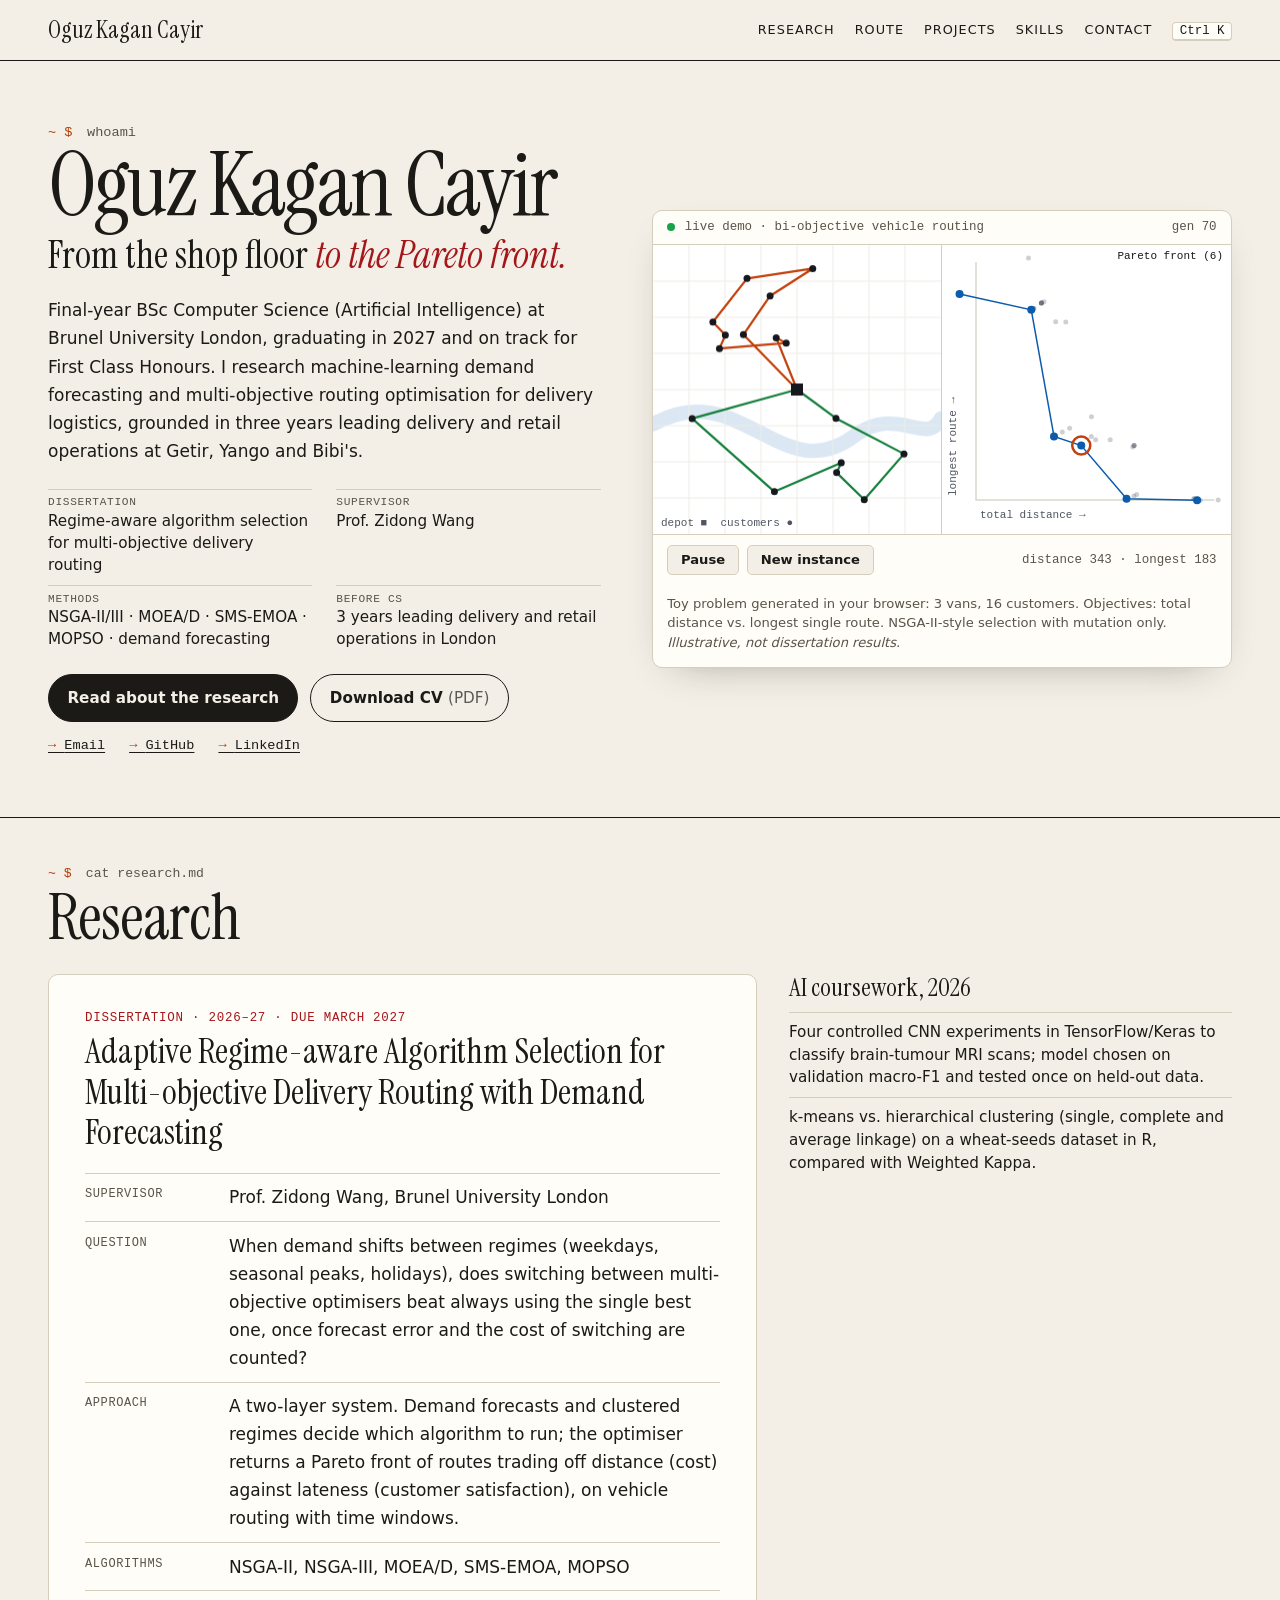
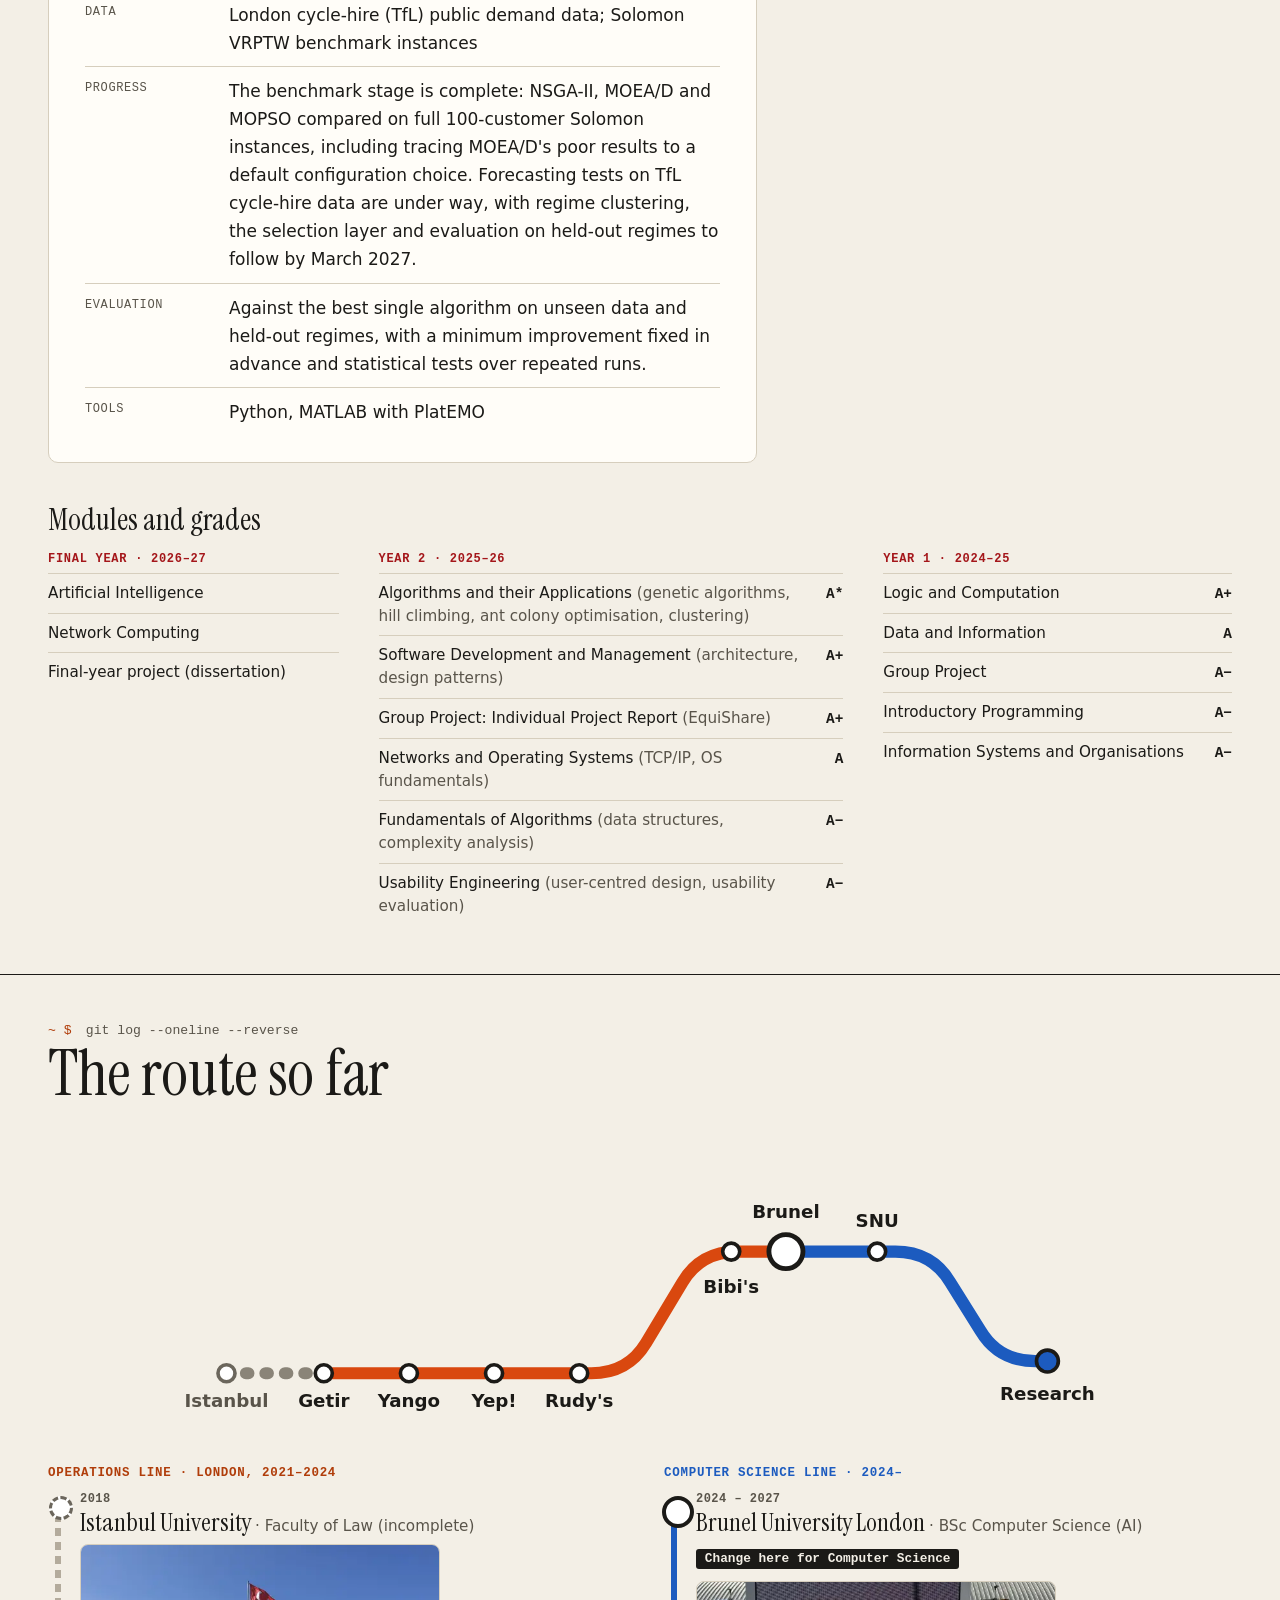
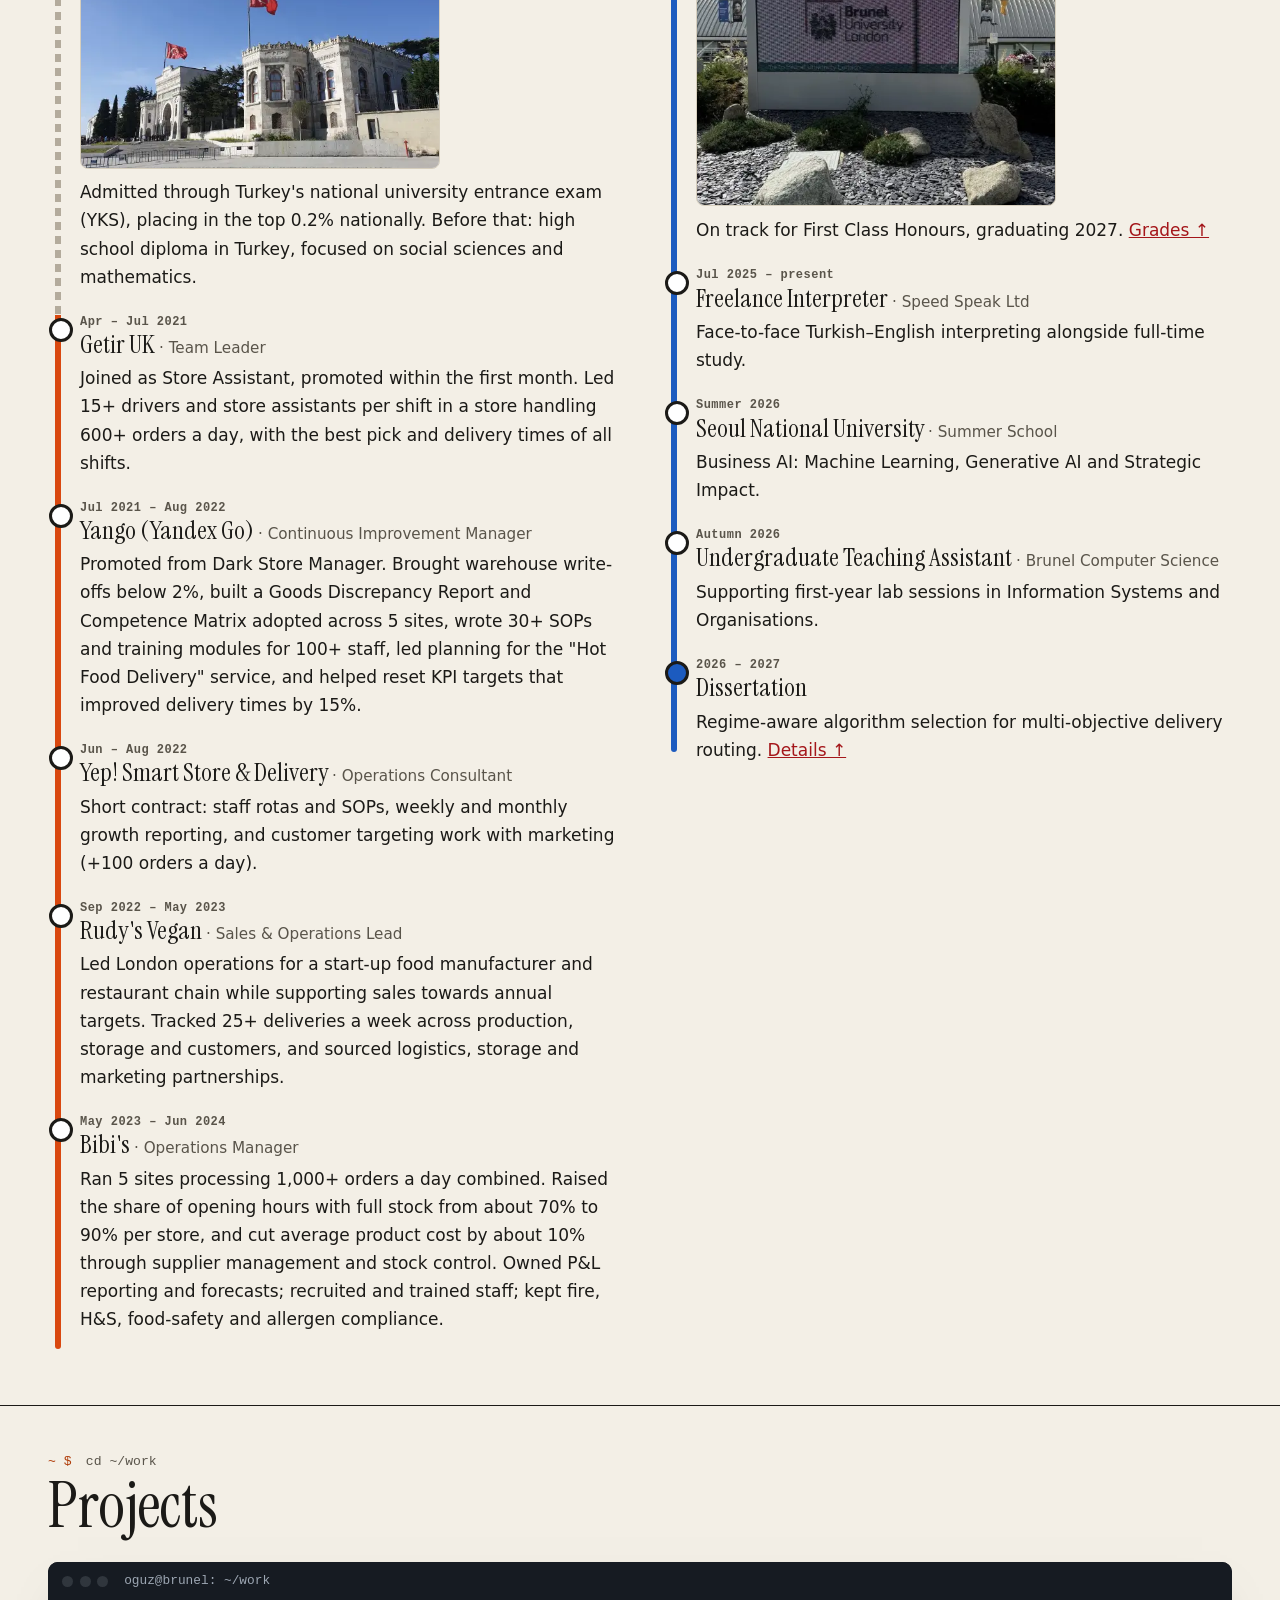
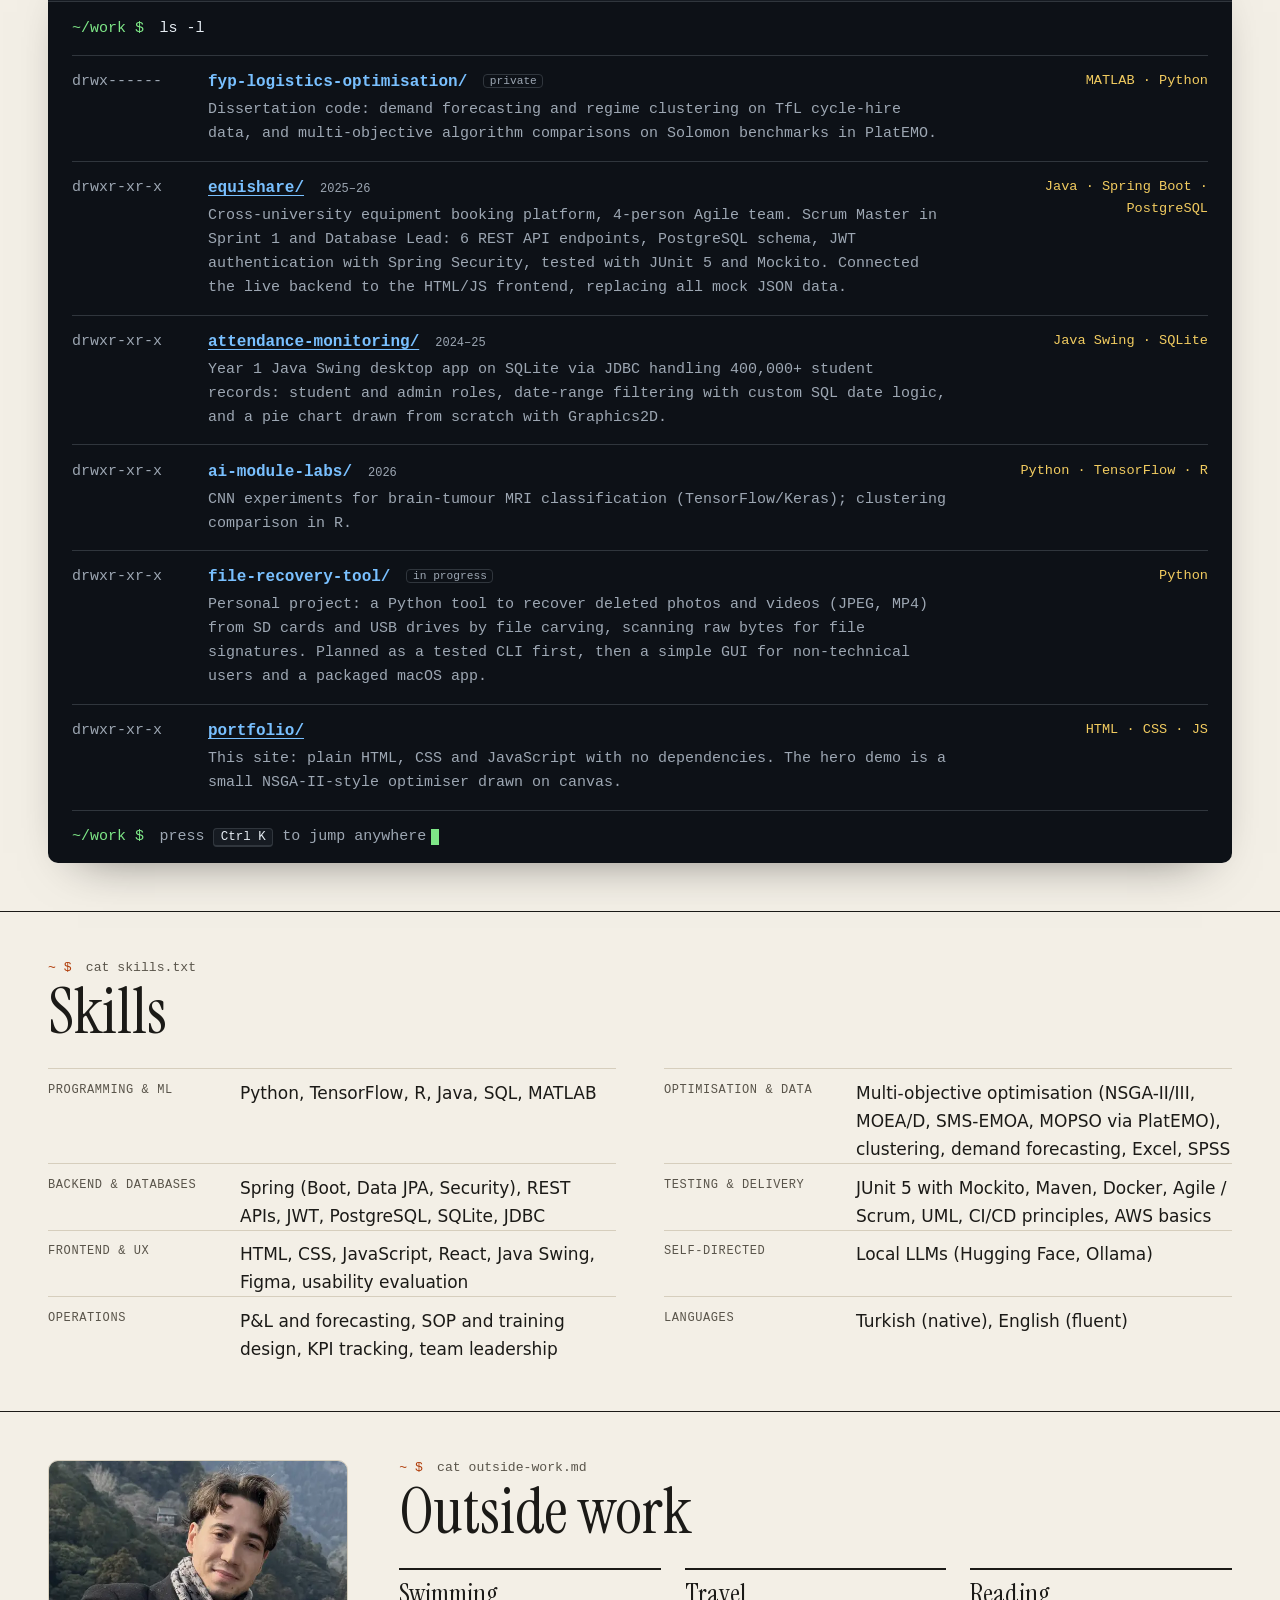
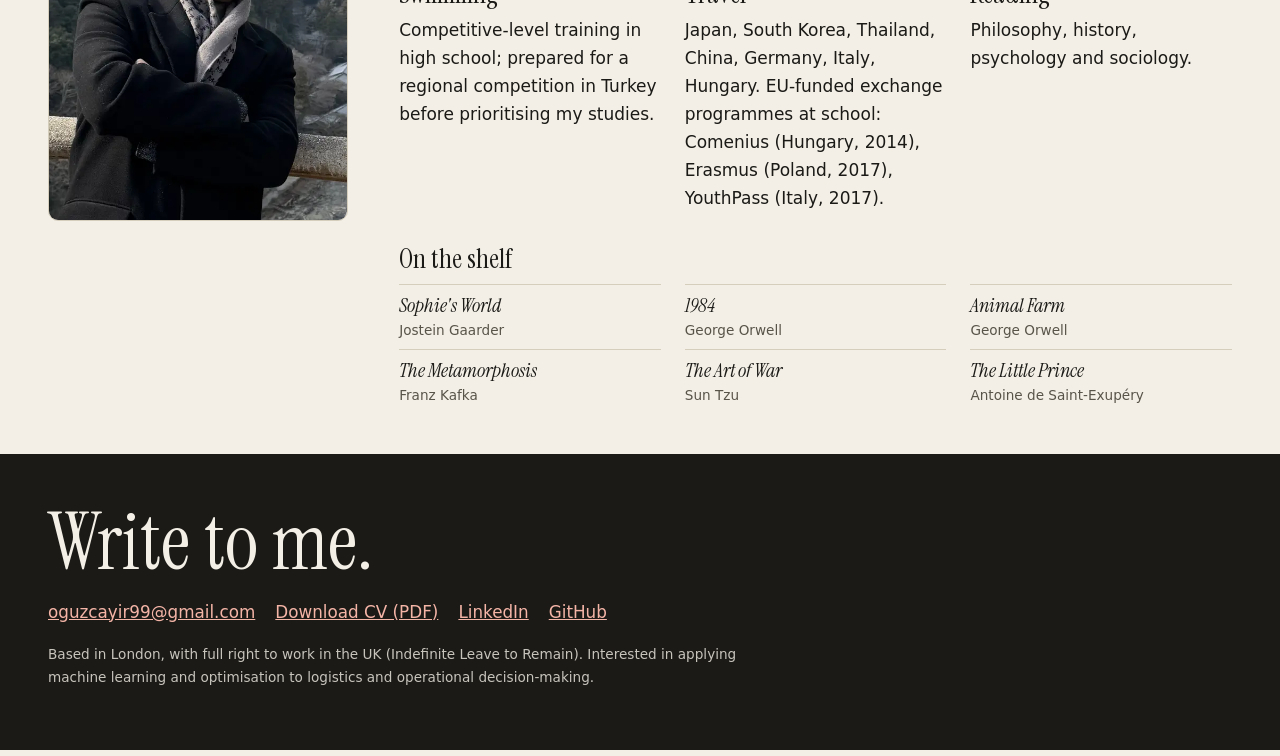
<file: index.html>
<!DOCTYPE html>
<html lang="en">
<head>
  <meta charset="UTF-8" />
  <meta name="viewport" content="width=device-width, initial-scale=1" />
  <title>Oguz Kagan Cayir · Computer Science (AI), multi-objective routing and demand forecasting</title>
  <meta name="description" content="Oguz Kagan Cayir: final-year BSc Computer Science (Artificial Intelligence) at Brunel University London, researching demand forecasting and multi-objective routing optimisation for delivery logistics, after three years leading delivery and retail operations." />
  <meta name="author" content="Oguz Kagan Cayir" />
  <meta name="theme-color" content="#f3efe6" />
  <link rel="canonical" href="https://oguzcayir.github.io/" />
  <meta property="og:type" content="profile" />
  <meta property="og:url" content="https://oguzcayir.github.io/" />
  <meta property="og:title" content="Oguz Kagan Cayir · From the shop floor to the Pareto front" />
  <meta property="og:description" content="Final-year BSc Computer Science (AI), Brunel University London. Multi-objective routing and demand forecasting for delivery logistics." />
  <meta property="og:image" content="https://oguzcayir.github.io/img/og.jpg" />
  <meta property="og:image:width" content="1200" />
  <meta property="og:image:height" content="630" />
  <meta name="twitter:card" content="summary_large_image" />
  <link rel="icon" href="data:image/svg+xml,%3Csvg xmlns='http://www.w3.org/2000/svg' viewBox='0 0 32 32'%3E%3Crect width='32' height='32' rx='6' fill='%231b1a17'/%3E%3Ctext x='16' y='21' font-family='sans-serif' font-size='13' font-weight='700' text-anchor='middle' fill='%23f3efe6'%3EOC%3C/text%3E%3C/svg%3E" />
  <link rel="preload" href="fonts/instrument-serif-regular.woff2" as="font" type="font/woff2" crossorigin />
  <link rel="stylesheet" href="style.css" />
  <script type="application/ld+json">
  {
    "@context": "https://schema.org",
    "@type": "Person",
    "name": "Oguz Kagan Cayir",
    "url": "https://oguzcayir.github.io/",
    "description": "Final-year BSc Computer Science (Artificial Intelligence) student researching demand forecasting and multi-objective routing optimisation for delivery logistics.",
    "alumniOf": { "@type": "CollegeOrUniversity", "name": "Brunel University London" },
    "knowsLanguage": ["Turkish", "English"],
    "sameAs": ["https://www.linkedin.com/in/oguz-kagan-cayir/", "https://github.com/OguzCayir"]
  }
  </script>
</head>
<body>
  <a class="skip" href="#main">Skip to content</a>

  <header class="top">
    <a class="mark" href="#">Oguz Kagan Cayir</a>
    <nav aria-label="Primary">
      <a href="#research">Research</a>
      <a href="#route">Route</a>
      <a href="#work">Projects</a>
      <a href="#skills">Skills</a>
      <a href="#contact">Contact</a>
    </nav>
    <button id="open-palette" class="kbd-btn" type="button" aria-haspopup="dialog" aria-label="Open command palette">
      <kbd class="kbd-hint">Ctrl K</kbd>
    </button>
  </header>

  <main id="main">
    <!-- HERO -->
    <section class="hero" aria-labelledby="hero-title">
      <div class="intro">
        <p class="prompt-line"><span class="ps1">~ $</span> whoami</p>
        <h1 id="hero-title">Oguz Kagan Cayir</h1>
        <p class="tagline">From the shop floor <em>to the Pareto front.</em></p>
        <p class="lede">
          Final-year BSc Computer Science (Artificial Intelligence) at Brunel University London, graduating in 2027
          and on track for First Class Honours. I research machine-learning demand forecasting and multi-objective routing
          optimisation for delivery logistics, grounded in three years leading delivery and retail operations
          at Getir, Yango and Bibi's.
        </p>
        <ul class="facts" aria-label="Key facts">
          <li><span>Dissertation</span>Regime-aware algorithm selection for multi-objective delivery routing</li>
          <li><span>Supervisor</span>Prof. Zidong Wang</li>
          <li><span>Methods</span>NSGA-II/III · MOEA/D · SMS-EMOA · MOPSO · demand forecasting</li>
          <li><span>Before CS</span>3 years leading delivery and retail operations in London</li>
        </ul>
        <div class="cta">
          <a class="btn primary" href="#research">Read about the research</a>
          <a class="btn" href="Oguz-Kagan-Cayir-CV.pdf" download>Download CV <span class="fmt">(PDF)</span></a>
        </div>
        <p class="quick-links">
          <a href="mailto:oguzcayir99@gmail.com">Email</a>
          <a href="https://github.com/OguzCayir">GitHub</a>
          <a href="https://www.linkedin.com/in/oguz-kagan-cayir/">LinkedIn</a>
        </p>
      </div>

      <figure class="lab" aria-labelledby="lab-cap">
        <div class="lab-head">
          <span class="dot" aria-hidden="true"></span>
          <span>live demo · bi-objective vehicle routing</span>
          <span class="gen" id="gen">gen 0</span>
        </div>
        <div class="panes">
          <canvas id="map" role="img" aria-label="Map of a toy delivery problem: one depot, 16 customers and three vehicle routes."></canvas>
          <canvas id="front" tabindex="0" role="img"
            aria-label="Pareto front plot. Use left and right arrow keys to pick a trade-off solution."></canvas>
        </div>
        <div class="lab-controls">
          <button id="toggle" type="button">Pause</button>
          <button id="reset" type="button">New instance</button>
          <p id="readout" aria-live="polite">Pick a point on the front to see its routes.</p>
        </div>
        <figcaption id="lab-cap">
          Toy problem generated in your browser: 3 vans, 16 customers. Objectives: total distance vs. longest single
          route. NSGA-II-style selection with mutation only. <em>Illustrative, not dissertation results.</em>
        </figcaption>
      </figure>
    </section>

    <!-- RESEARCH -->
    <section id="research" class="block" aria-labelledby="research-title">
      <p class="label"><span class="ps1">~ $</span> cat research.md</p>
      <h2 id="research-title">Research</h2>
      <div class="research-grid">
        <article class="paper">
          <p class="kicker">Dissertation · 2026–27 · due March 2027</p>
          <h3>Adaptive Regime-aware Algorithm Selection for Multi-objective Delivery Routing with Demand Forecasting</h3>
          <dl>
            <div><dt>Supervisor</dt><dd>Prof. Zidong Wang, Brunel University London</dd></div>
            <div><dt>Question</dt><dd>When demand shifts between regimes (weekdays, seasonal peaks, holidays), does switching
              between multi-objective optimisers beat always using the single best one, once forecast error and the
              cost of switching are counted?</dd></div>
            <div><dt>Approach</dt><dd>A two-layer system. Demand forecasts and clustered regimes decide which algorithm to
              run; the optimiser returns a Pareto front of routes trading off distance (cost) against lateness
              (customer satisfaction), on vehicle routing with time windows.</dd></div>
            <div><dt>Algorithms</dt><dd>NSGA-II, NSGA-III, MOEA/D, SMS-EMOA, MOPSO</dd></div>
            <div><dt>Data</dt><dd>London cycle-hire (TfL) public demand data; Solomon VRPTW benchmark instances</dd></div>
            <div><dt>Progress</dt><dd>The benchmark stage is complete: NSGA-II, MOEA/D and MOPSO compared on full
              100-customer Solomon instances, including tracing MOEA/D's poor results to a default configuration choice.
              Forecasting tests on TfL cycle-hire data are under way, with regime clustering, the selection layer and
              evaluation on held-out regimes to follow by March 2027.</dd></div>
            <div><dt>Evaluation</dt><dd>Against the best single algorithm on unseen data and held-out regimes, with a
              minimum improvement fixed in advance and statistical tests over repeated runs.</dd></div>
            <div><dt>Tools</dt><dd>Python, MATLAB with PlatEMO</dd></div>
          </dl>
        </article>
        <aside class="side" aria-labelledby="ai-title">
          <h3 id="ai-title">AI coursework, 2026</h3>
          <ul class="ticks">
            <li>Four controlled CNN experiments in TensorFlow/Keras to classify brain-tumour MRI scans; model chosen on
              validation macro-F1 and tested once on held-out data.</li>
            <li>k-means vs. hierarchical clustering (single, complete and average linkage) on a wheat-seeds dataset in R,
              compared with Weighted Kappa.</li>
          </ul>
        </aside>
      </div>

      <div class="modules" aria-labelledby="modules-title">
        <h3 id="modules-title">Modules and grades</h3>
        <div class="years">
          <div>
            <p class="yr">Final year · 2026–27</p>
            <ul class="ticks">
              <li>Artificial Intelligence</li>
              <li>Network Computing</li>
              <li>Final-year project (dissertation)</li>
            </ul>
          </div>
          <div>
            <p class="yr">Year 2 · 2025–26</p>
            <ul class="ticks grades">
              <li><span class="m">Algorithms and their Applications <span>(genetic algorithms, hill climbing, ant colony optimisation, clustering)</span></span><b>A*</b></li>
              <li><span class="m">Software Development and Management <span>(architecture, design patterns)</span></span><b>A+</b></li>
              <li><span class="m">Group Project: Individual Project Report <span>(EquiShare)</span></span><b>A+</b></li>
              <li><span class="m">Networks and Operating Systems <span>(TCP/IP, OS fundamentals)</span></span><b>A</b></li>
              <li><span class="m">Fundamentals of Algorithms <span>(data structures, complexity analysis)</span></span><b>A−</b></li>
              <li><span class="m">Usability Engineering <span>(user-centred design, usability evaluation)</span></span><b>A−</b></li>
            </ul>
          </div>
          <div>
            <p class="yr">Year 1 · 2024–25</p>
            <ul class="ticks grades">
              <li><span class="m">Logic and Computation</span><b>A+</b></li>
              <li><span class="m">Data and Information</span><b>A</b></li>
              <li><span class="m">Group Project</span><b>A−</b></li>
              <li><span class="m">Introductory Programming</span><b>A−</b></li>
              <li><span class="m">Information Systems and Organisations</span><b>A−</b></li>
            </ul>
          </div>
        </div>
      </div>
    </section>

    <!-- ROUTE -->
    <section id="route" class="block" aria-labelledby="route-title">
      <p class="label"><span class="ps1">~ $</span> git log --oneline --reverse</p>
      <h2 id="route-title">The route so far</h2>

      <svg class="route-map" viewBox="0 0 740 250" role="img" aria-labelledby="map-title">
        <title id="map-title">Route map. A grey line starts in Istanbul. An orange operations line runs through Getir,
          Yango, Yep!, Rudy's Vegan and Bibi's, then meets the blue computer science line at Brunel, which continues
          to Seoul National University and the dissertation.</title>
        <path class="ln origin" d="M30 200 H110" />
        <path class="ln ops" d="M110 200 H330 Q360 200 375 175 L405 125 Q420 100 450 100 H490" />
        <path class="ln cs" d="M490 100 H580 Q610 100 625 125 L650 165 Q665 190 695 190 H705" />
        <g class="stn grey"><circle cx="30" cy="200" r="7"/><text x="30" y="228">Istanbul</text></g>
        <g class="stn"><circle cx="110" cy="200" r="7"/><text x="110" y="228">Getir</text></g>
        <g class="stn"><circle cx="180" cy="200" r="7"/><text x="180" y="228">Yango</text></g>
        <g class="stn"><circle cx="250" cy="200" r="7"/><text x="250" y="228">Yep!</text></g>
        <g class="stn"><circle cx="320" cy="200" r="7"/><text x="320" y="228">Rudy's</text></g>
        <g class="stn"><circle cx="445" cy="100" r="7"/><text x="445" y="134">Bibi's</text></g>
        <g class="stn"><rect x="476" y="86" width="28" height="28" rx="14"/><text x="490" y="72">Brunel</text></g>
        <g class="stn"><circle cx="565" cy="100" r="7"/><text x="565" y="80">SNU</text></g>
        <g class="stn end"><circle cx="705" cy="190" r="9"/><text x="705" y="222">Research</text></g>
      </svg>

      <div class="lines">
        <div class="line ops">
          <p class="line-name">Operations line · London, 2021–2024</p>
          <ol>
            <li class="origin">
              <p class="when">2018</p>
              <h3>Istanbul University <span>· Faculty of Law (incomplete)</span></h3>
              <img class="stop-img" src="img/istanbul-law-560.webp" width="560" height="350" loading="lazy"
                alt="Istanbul University's historic main building with Turkish flags" />
              <p>Admitted through Turkey's national university entrance exam (YKS), placing in the top 0.2% nationally.
                Before that: high school diploma in Turkey, focused on social sciences and mathematics.</p>
            </li>
            <li>
              <p class="when">Apr – Jul 2021</p>
              <h3>Getir UK <span>· Team Leader</span></h3>
              <p>Joined as Store Assistant, promoted within the first month. Led 15+ drivers and store assistants per
                shift in a store handling 600+ orders a day, with the best pick and delivery times of all shifts.</p>
            </li>
            <li>
              <p class="when">Jul 2021 – Aug 2022</p>
              <h3>Yango (Yandex Go) <span>· Continuous Improvement Manager</span></h3>
              <p>Promoted from Dark Store Manager. Brought warehouse write-offs below 2%, built a Goods Discrepancy
                Report and Competence Matrix adopted across 5 sites, wrote 30+ SOPs and training modules for 100+ staff,
                led planning for the "Hot Food Delivery" service, and helped reset KPI targets that improved delivery
                times by 15%.</p>
            </li>
            <li>
              <p class="when">Jun – Aug 2022</p>
              <h3>Yep! Smart Store &amp; Delivery <span>· Operations Consultant</span></h3>
              <p>Short contract: staff rotas and SOPs, weekly and monthly growth reporting, and customer targeting
                work with marketing (+100 orders a day).</p>
            </li>
            <li>
              <p class="when">Sep 2022 – May 2023</p>
              <h3>Rudy's Vegan <span>· Sales &amp; Operations Lead</span></h3>
              <p>Led London operations for a start-up food manufacturer and restaurant chain while supporting sales
                towards annual targets. Tracked 25+ deliveries a week across production, storage and customers, and
                sourced logistics, storage and marketing partnerships.</p>
            </li>
            <li>
              <p class="when">May 2023 – Jun 2024</p>
              <h3>Bibi's <span>· Operations Manager</span></h3>
              <p>Ran 5 sites processing 1,000+ orders a day combined. Raised the share of opening hours with full stock
                from about 70% to 90% per store, and cut average product cost by about 10% through supplier management
                and stock control. Owned P&amp;L reporting and forecasts; recruited and trained staff; kept fire, H&amp;S,
                food-safety and allergen compliance.</p>
            </li>
          </ol>
        </div>

        <div class="line cs">
          <p class="line-name">Computer Science line · 2024–</p>
          <ol>
            <li class="interchange">
              <p class="when">2024 – 2027</p>
              <h3>Brunel University London <span>· BSc Computer Science (AI)</span></h3>
              <p class="change">Change here for Computer Science</p>
              <img class="stop-img" src="img/brunel-560.webp" width="560" height="350" loading="lazy"
                alt="Brunel University London sign on campus" />
              <p>On track for First Class Honours, graduating 2027. <a href="#modules-title">Grades ↑</a></p>
            </li>
            <li>
              <p class="when">Jul 2025 – present</p>
              <h3>Freelance Interpreter <span>· Speed Speak Ltd</span></h3>
              <p>Face-to-face Turkish–English interpreting alongside full-time study.</p>
            </li>
            <li>
              <p class="when">Summer 2026</p>
              <h3>Seoul National University <span>· Summer School</span></h3>
              <p>Business AI: Machine Learning, Generative AI and Strategic Impact.</p>
            </li>
            <li>
              <p class="when">Autumn 2026</p>
              <h3>Undergraduate Teaching Assistant <span>· Brunel Computer Science</span></h3>
              <p>Supporting first-year lab sessions in Information Systems and Organisations.</p>
            </li>
            <li class="end">
              <p class="when">2026 – 2027</p>
              <h3>Dissertation</h3>
              <p>Regime-aware algorithm selection for multi-objective delivery routing. <a href="#research">Details ↑</a></p>
            </li>
          </ol>
        </div>
      </div>
    </section>

    <!-- PROJECTS -->
    <section id="work" class="block" aria-labelledby="work-title">
      <p class="label"><span class="ps1">~ $</span> cd ~/work</p>
      <h2 id="work-title">Projects</h2>
      <div class="term">
        <div class="term-bar" aria-hidden="true"><i></i><i></i><i></i><span>oguz@brunel: ~/work</span></div>
        <p class="term-cmd"><span class="ps1">~/work $</span> ls -l</p>
        <ul class="rows">
          <li>
            <span class="perm" aria-hidden="true">drwx------</span>
            <div><h3>fyp-logistics-optimisation/ <span class="tag">private</span></h3>
              <p>Dissertation code: demand forecasting and regime clustering on TfL cycle-hire data, and multi-objective
                algorithm comparisons on Solomon benchmarks in PlatEMO.</p></div>
            <span class="lang">MATLAB · Python</span>
          </li>
          <li>
            <span class="perm" aria-hidden="true">drwxr-xr-x</span>
            <div><h3><a href="https://github.com/OguzCayir/EquiShare">equishare/</a> <span class="yr-tag">2025–26</span></h3>
              <p>Cross-university equipment booking platform, 4-person Agile team. Scrum Master in Sprint 1 and Database
                Lead: 6 REST API endpoints, PostgreSQL schema, JWT authentication with Spring Security, tested with
                JUnit 5 and Mockito. Connected the live backend to the HTML/JS frontend, replacing all mock JSON data.</p></div>
            <span class="lang">Java · Spring Boot · PostgreSQL</span>
          </li>
          <li>
            <span class="perm" aria-hidden="true">drwxr-xr-x</span>
            <div><h3><a href="https://github.com/OguzCayir/University-Attendance-Monitoring">attendance-monitoring/</a> <span class="yr-tag">2024–25</span></h3>
              <p>Year 1 Java Swing desktop app on SQLite via JDBC handling 400,000+ student records: student and admin
                roles, date-range filtering with custom SQL date logic, and a pie chart drawn from scratch with Graphics2D.</p></div>
            <span class="lang">Java Swing · SQLite</span>
          </li>
          <li>
            <span class="perm" aria-hidden="true">drwxr-xr-x</span>
            <div><h3>ai-module-labs/ <span class="yr-tag">2026</span></h3>
              <p>CNN experiments for brain-tumour MRI classification (TensorFlow/Keras); clustering comparison in R.</p></div>
            <span class="lang">Python · TensorFlow · R</span>
          </li>
          <li>
            <span class="perm" aria-hidden="true">drwxr-xr-x</span>
            <div><h3>file-recovery-tool/ <span class="tag">in progress</span></h3>
              <p>Personal project: a Python tool to recover deleted photos and videos (JPEG, MP4) from SD cards and USB
                drives by file carving, scanning raw bytes for file signatures. Planned as a tested CLI first, then a
                simple GUI for non-technical users and a packaged macOS app.</p></div>
            <span class="lang">Python</span>
          </li>
          <li>
            <span class="perm" aria-hidden="true">drwxr-xr-x</span>
            <div><h3><a href="https://github.com/OguzCayir/OguzCayir.github.io">portfolio/</a></h3>
              <p>This site: plain HTML, CSS and JavaScript with no dependencies. The hero demo is a small NSGA-II-style
                optimiser drawn on canvas.</p></div>
            <span class="lang">HTML · CSS · JS</span>
          </li>
        </ul>
        <p class="term-cmd"><span class="ps1">~/work $</span> <span class="dim">press <kbd class="kbd-hint">Ctrl K</kbd> to jump anywhere</span><span class="cursor" aria-hidden="true"></span></p>
      </div>
    </section>

    <!-- SKILLS -->
    <section id="skills" class="block" aria-labelledby="skills-title">
      <p class="label"><span class="ps1">~ $</span> cat skills.txt</p>
      <h2 id="skills-title">Skills</h2>
      <dl class="skills">
        <div><dt>Programming &amp; ML</dt><dd>Python, TensorFlow, R, Java, SQL, MATLAB</dd></div>
        <div><dt>Optimisation &amp; data</dt><dd>Multi-objective optimisation (NSGA-II/III, MOEA/D, SMS-EMOA, MOPSO via PlatEMO), clustering, demand forecasting, Excel, SPSS</dd></div>
        <div><dt>Backend &amp; databases</dt><dd>Spring (Boot, Data JPA, Security), REST APIs, JWT, PostgreSQL, SQLite, JDBC</dd></div>
        <div><dt>Testing &amp; delivery</dt><dd>JUnit 5 with Mockito, Maven, Docker, Agile / Scrum, UML, CI/CD principles, AWS basics</dd></div>
        <div><dt>Frontend &amp; UX</dt><dd>HTML, CSS, JavaScript, React, Java Swing, Figma, usability evaluation</dd></div>
        <div><dt>Self-directed</dt><dd>Local LLMs (Hugging Face, Ollama)</dd></div>
        <div><dt>Operations</dt><dd>P&amp;L and forecasting, SOP and training design, KPI tracking, team leadership</dd></div>
        <div><dt>Languages</dt><dd>Turkish (native), English (fluent)</dd></div>
      </dl>
    </section>

    <!-- OUTSIDE WORK -->
    <section id="beyond" class="block beyond" aria-labelledby="beyond-title">
      <img class="portrait" src="img/profile-560.webp" width="560" height="675" loading="lazy" alt="Oguz Kagan Cayir outdoors in winter, arms crossed, wearing a dark coat and scarf" />
      <div>
        <p class="label"><span class="ps1">~ $</span> cat outside-work.md</p>
        <h2 id="beyond-title">Outside work</h2>
        <div class="trio">
          <div><h3>Swimming</h3><p>Competitive-level training in high school; prepared for a regional competition in
            Turkey before prioritising my studies.</p></div>
          <div><h3>Travel</h3><p>Japan, South Korea, Thailand, China, Germany, Italy, Hungary. EU-funded exchange
            programmes at school: Comenius (Hungary, 2014), Erasmus (Poland, 2017), YouthPass (Italy, 2017).</p></div>
          <div><h3>Reading</h3><p>Philosophy, history, psychology and sociology.</p></div>
        </div>
        <div class="shelf" aria-labelledby="shelf-title">
          <h3 id="shelf-title">On the shelf</h3>
          <ul>
            <li><cite>Sophie's World</cite> <span>Jostein Gaarder</span></li>
            <li><cite>1984</cite> <span>George Orwell</span></li>
            <li><cite>Animal Farm</cite> <span>George Orwell</span></li>
            <li><cite>The Metamorphosis</cite> <span>Franz Kafka</span></li>
            <li><cite>The Art of War</cite> <span>Sun Tzu</span></li>
            <li><cite>The Little Prince</cite> <span>Antoine de Saint-Exupéry</span></li>
          </ul>
        </div>
      </div>
    </section>
  </main>

  <footer id="contact">
    <p class="sign">Write to me.</p>
    <p class="contact-links">
      <a href="mailto:oguzcayir99@gmail.com">oguzcayir99@gmail.com</a>
      <a href="Oguz-Kagan-Cayir-CV.pdf" download>Download CV (PDF)</a>
      <a href="https://www.linkedin.com/in/oguz-kagan-cayir/">LinkedIn</a>
      <a href="https://github.com/OguzCayir">GitHub</a>
    </p>
    <p class="small">Based in London, with full right to work in the UK (Indefinite Leave to Remain). Interested in
      applying machine learning and optimisation to logistics and operational decision-making.</p>
  </footer>

  <dialog id="palette" aria-label="Command palette">
    <input id="pal-input" role="combobox" aria-expanded="true" aria-controls="pal-list" aria-autocomplete="list" placeholder="Jump to…" />
    <ul id="pal-list" role="listbox"></ul>
    <p class="pal-foot">↑↓ move · Enter open · Esc close</p>
  </dialog>

  <script src="lab.js" defer></script>
  <script src="palette.js" defer></script>
</body>
</html>
</file>
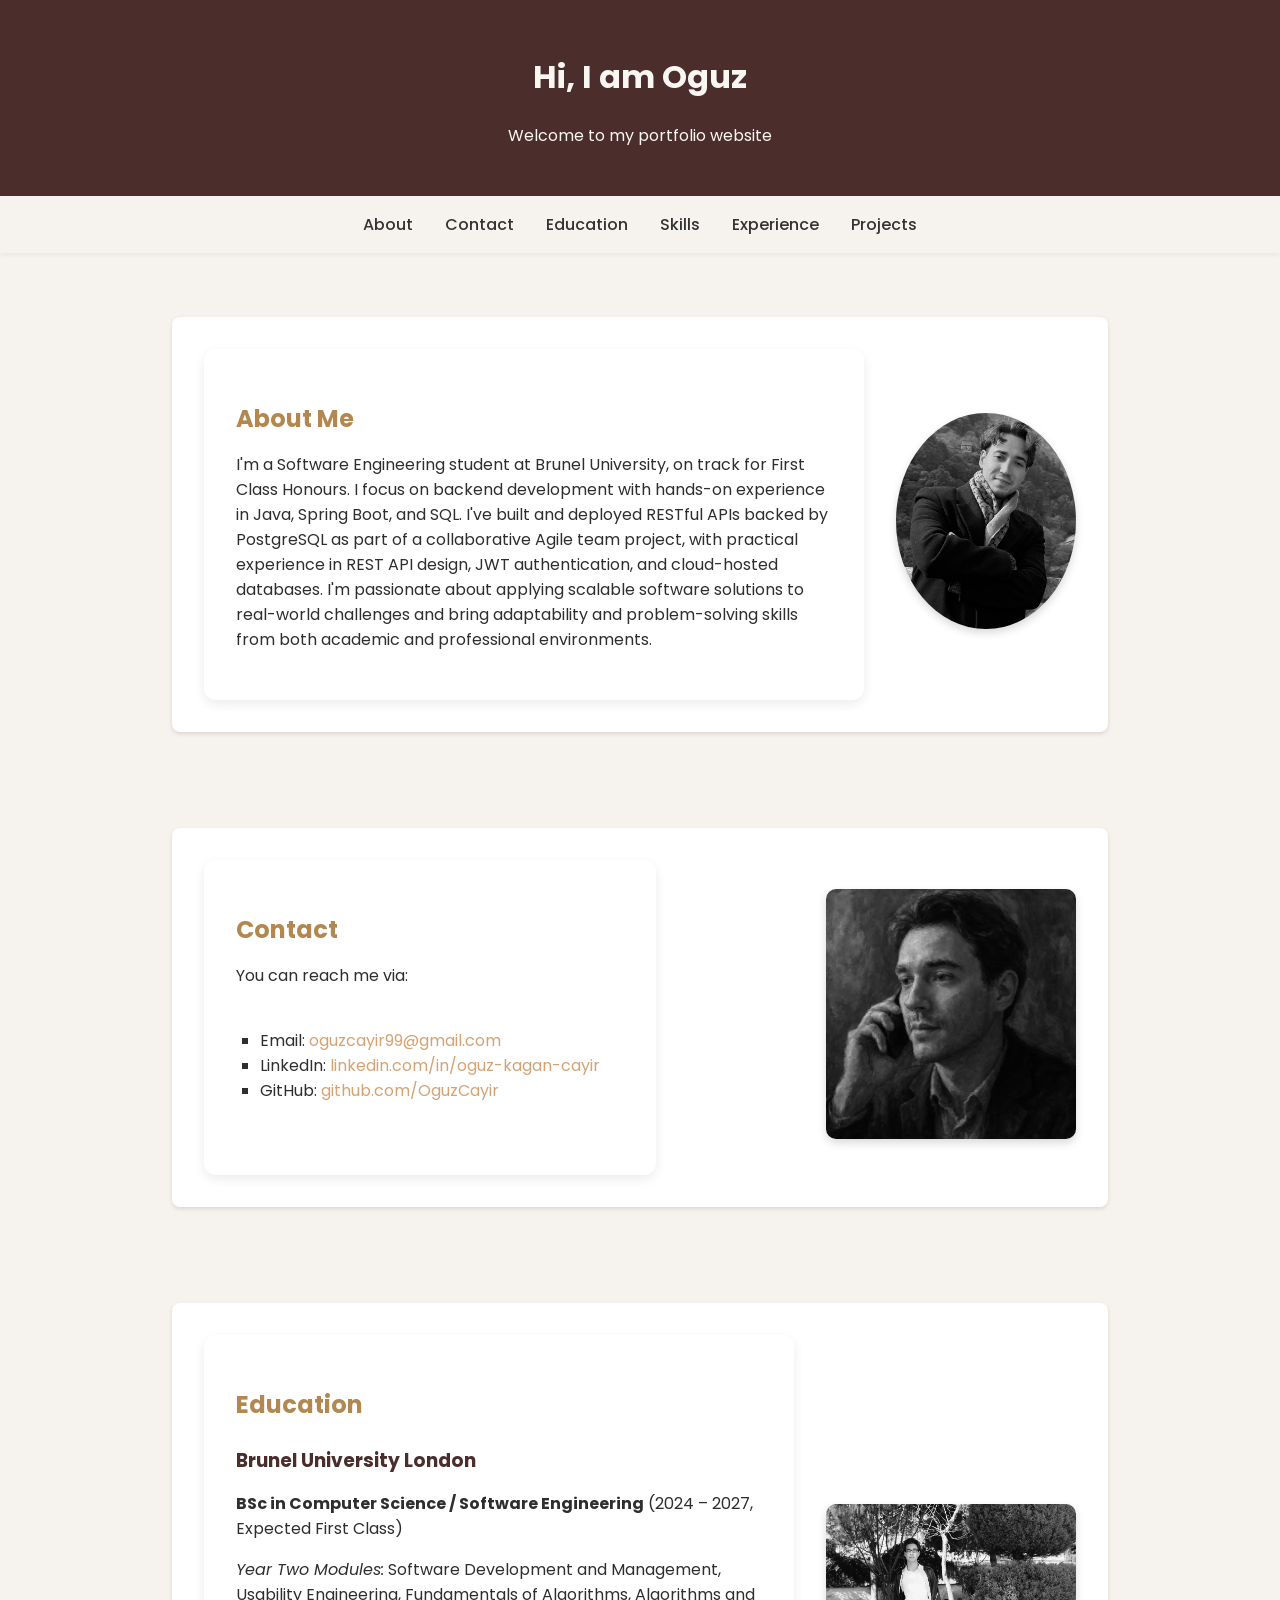
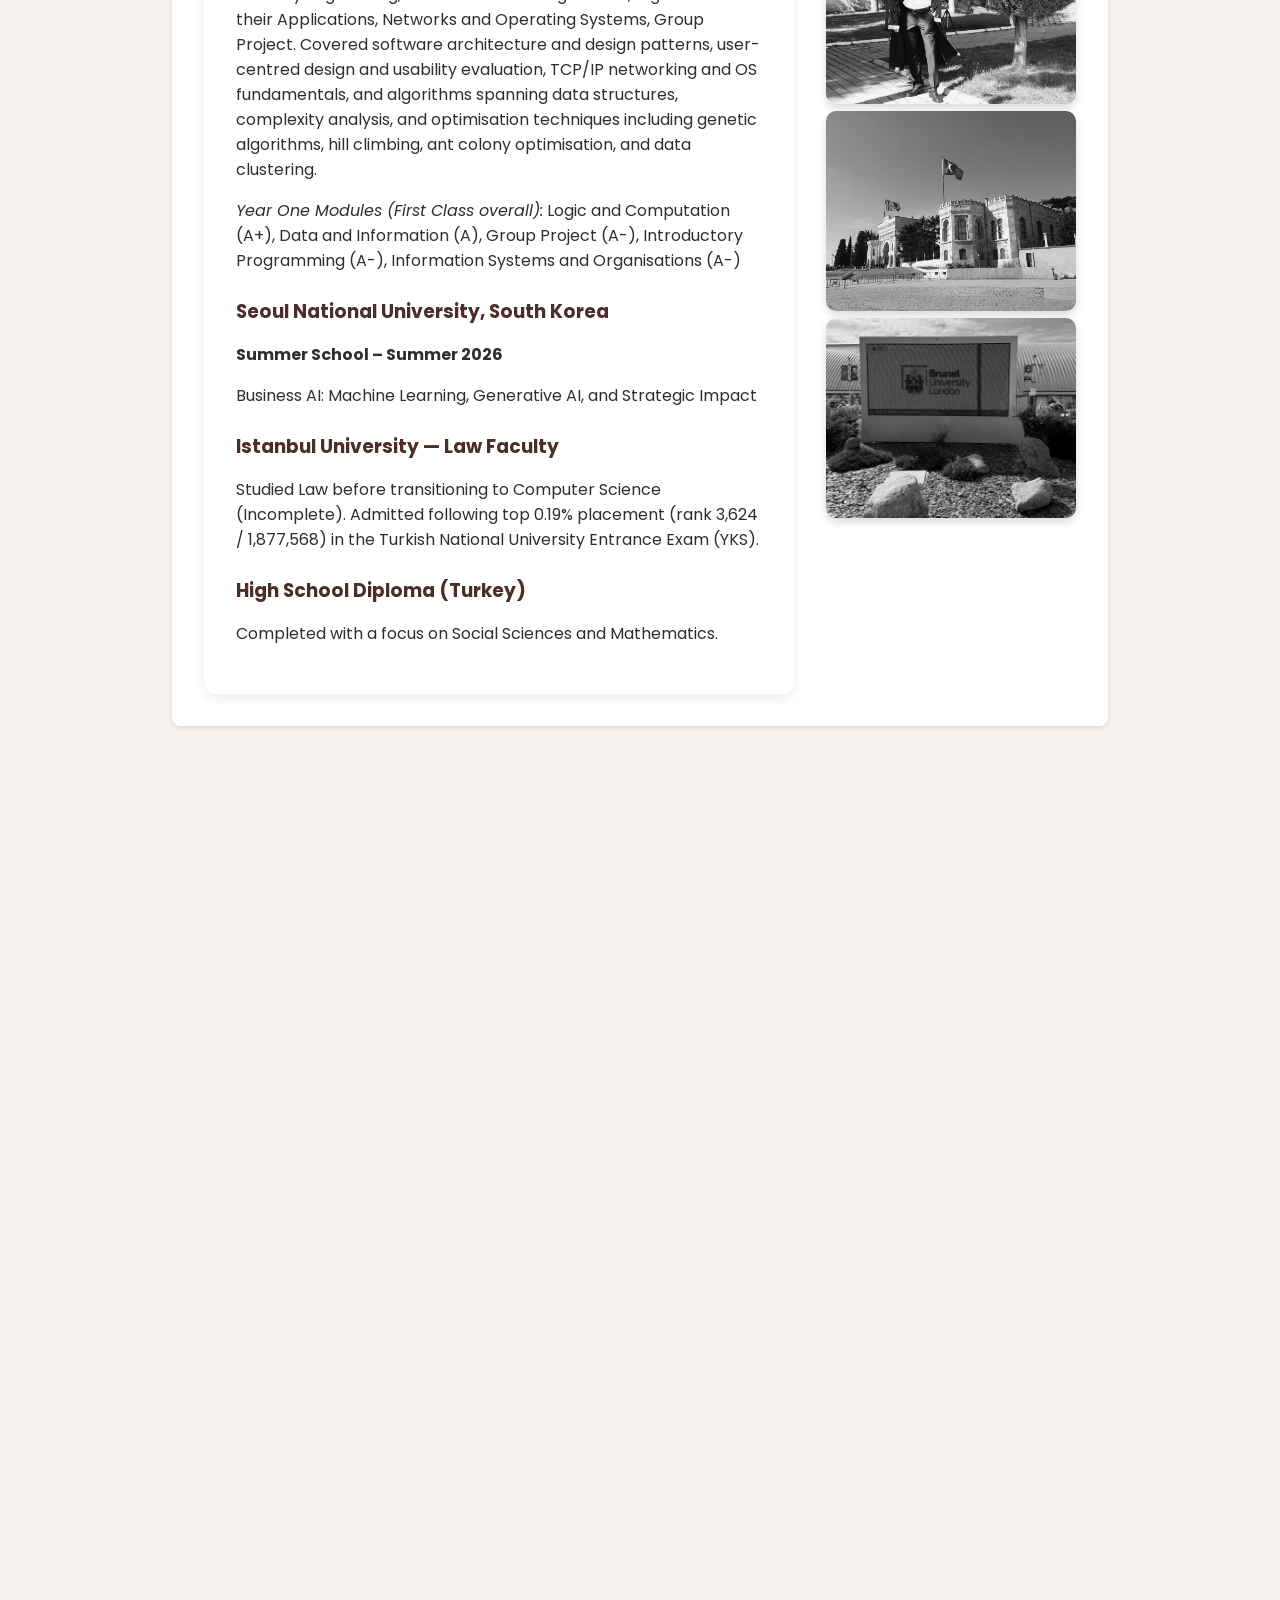
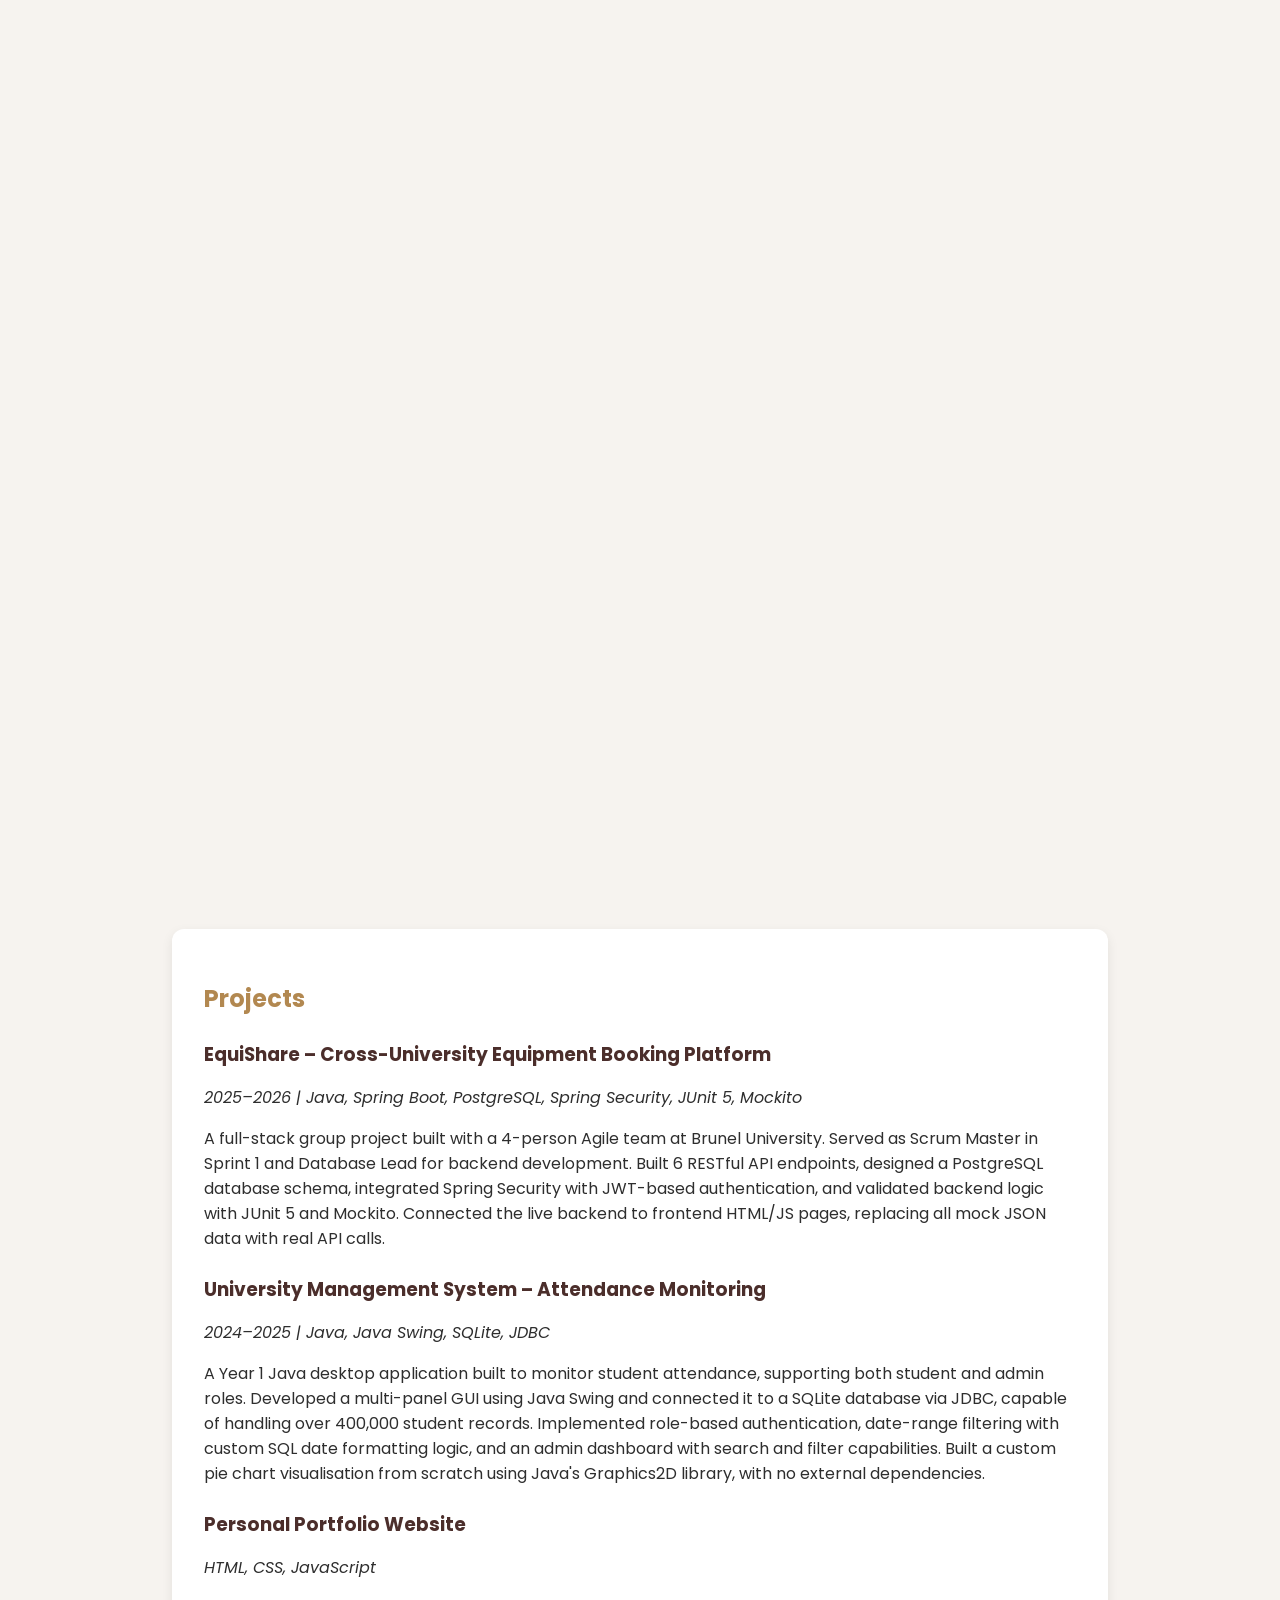
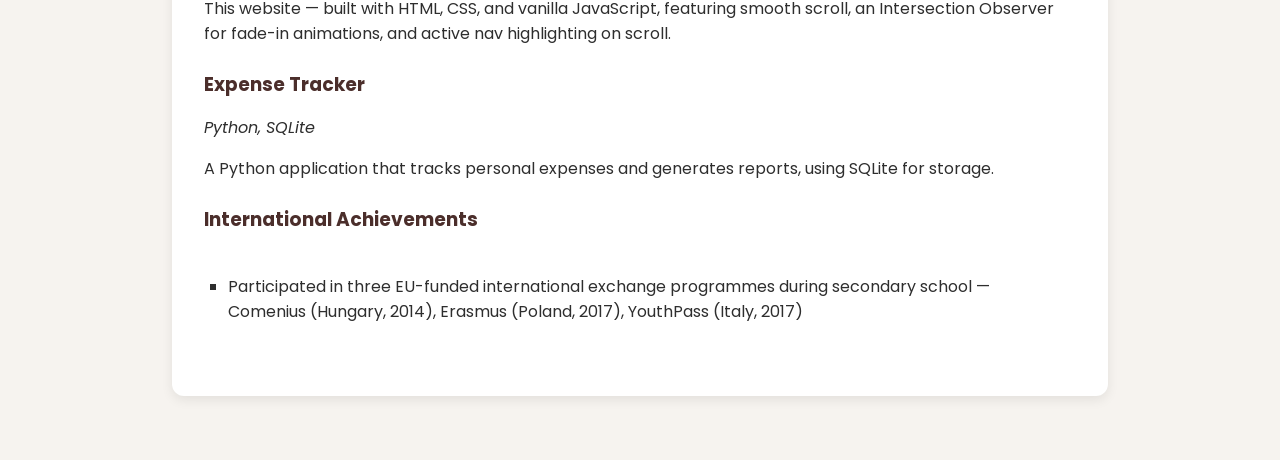
<file: legacy/index.html>
<!DOCTYPE html>
<html lang="en">
  <head>
    <meta charset="UTF-8" />
    <meta name="robots" content="noindex" />
    <meta name="viewport" content="width=device-width, initial-scale=1.0" />
    <title>Oguz Cayir | Portfolio</title>
    <link rel="preconnect" href="https://fonts.googleapis.com" />
    <link rel="preconnect" href="https://fonts.gstatic.com" crossorigin />
    <link href="https://fonts.googleapis.com/css2?family=Poppins:wght@400;500;600&display=swap" rel="stylesheet" />
    <link rel="stylesheet" href="style.css" />
  </head>
  <body>
    <header>
      <h1 id="intro-text"></h1>
      <p>Welcome to my portfolio website</p>
    </header>

    <nav>
      <ul class="navbar">
        <li><a href="#about">About</a></li>
        <li><a href="#contact">Contact</a></li>
        <li><a href="#education">Education</a></li>
        <li><a href="#skills">Skills</a></li>
        <li><a href="#experience">Experience</a></li>
        <li><a href="#projects">Projects</a></li>
      </ul>
    </nav>

    <main class="container">
      <section id="about">
        <div class="card">
          <h2>About Me</h2>
          <p>
            I'm a Software Engineering student at Brunel University, on track for First Class Honours.
            I focus on backend development with hands-on experience in Java, Spring Boot, and SQL.
            I've built and deployed RESTful APIs backed by PostgreSQL as part of a collaborative Agile team
            project, with practical experience in REST API design, JWT authentication, and cloud-hosted
            databases. I'm passionate about applying scalable software solutions to real-world challenges and
            bring adaptability and problem-solving skills from both academic and professional environments.
          </p>
        </div>
        <div class="about-photo">
          <img
            src="../resources/images/profile.jpg"
            alt="Oguz's Profile Picture"
            class="hover-color-photo"
          />
        </div>
      </section>

      <section id="contact">
        <div class="card">
          <h2>Contact</h2>
          <p>You can reach me via:</p>
          <ul>
            <li>
              Email: <a href="mailto:oguzcayir99@gmail.com">oguzcayir99@gmail.com</a>
            </li>
            <li>
              LinkedIn:
              <a
                href="https://www.linkedin.com/in/oguz-kagan-cayir/"
                target="_blank"
                rel="noopener noreferrer"
              >linkedin.com/in/oguz-kagan-cayir</a>
            </li>
            <li>
              GitHub:
              <a
                href="https://github.com/OguzCayir"
                target="_blank"
                rel="noopener noreferrer"
              >github.com/OguzCayir</a>
            </li>
          </ul>
        </div>
        <div class="contact-photo">
          <img
            src="../resources/images/contactMe.PNG"
            alt="Contact illustration"
            class="hover-color-photo"
          />
        </div>
      </section>

      <section id="education">
        <div class="card">
          <h2>Education</h2>

          <h3>Brunel University London</h3>
          <p><strong>BSc in Computer Science / Software Engineering</strong> (2024 – 2027, Expected First Class)</p>
          <p>
            <em>Year Two Modules:</em> Software Development and Management, Usability Engineering,
            Fundamentals of Algorithms, Algorithms and their Applications, Networks and Operating Systems,
            Group Project. Covered software architecture and design patterns, user-centred design and
            usability evaluation, TCP/IP networking and OS fundamentals, and algorithms spanning data
            structures, complexity analysis, and optimisation techniques including genetic algorithms,
            hill climbing, ant colony optimisation, and data clustering.
          </p>
          <p>
            <em>Year One Modules (First Class overall):</em> Logic and Computation (A+), Data and
            Information (A), Group Project (A-), Introductory Programming (A-), Information Systems
            and Organisations (A-)
          </p>

          <h3>Seoul National University, South Korea</h3>
          <p><strong>Summer School – Summer 2026</strong></p>
          <p>Business AI: Machine Learning, Generative AI, and Strategic Impact</p>

          <h3>Istanbul University — Law Faculty</h3>
          <p>
            Studied Law before transitioning to Computer Science (Incomplete).
            Admitted following top 0.19% placement (rank 3,624 / 1,877,568) in the Turkish National
            University Entrance Exam (YKS).
          </p>

          <h3>High School Diploma (Turkey)</h3>
          <p>Completed with a focus on Social Sciences and Mathematics.</p>
        </div>

        <div class="education-photo">
          <img src="../resources/images/graduation.jpg" alt="Graduation" class="hover-color-photo" />
          <img src="../resources/images/lawfaculty2.jpg" alt="Istanbul University Law Faculty" class="hover-color-photo" />
          <img src="../resources/images/brunel.jpg" alt="Brunel University" class="hover-color-photo" />
        </div>
      </section>

      <section id="skills" class="card">
        <h2>Skills</h2>
        <ul>
          <li>
            <strong>Languages:</strong> Java (Intermediate), SQL (Intermediate), Python (Intermediate), Go (Beginner)
          </li>
          <li>
            <strong>Backend:</strong> Spring Boot, Spring Data JPA, Spring Security, Maven, REST API Design, JWT Authentication
          </li>
          <li>
            <strong>Databases:</strong> PostgreSQL, SQLite, JDBC, JSON Data Handling
          </li>
          <li>
            <strong>Testing:</strong> JUnit 5, Mockito, Manual Testing, Debugging
          </li>
          <li>
            <strong>Frontend:</strong> HTML, CSS, Java Swing, React (Beginner), Figma (UI/UX Basics)
          </li>
          <li>
            <strong>Tools & Practices:</strong> Git & GitHub, Agile Collaboration, UML Modelling, CI/CD Principles, Docker
          </li>
          <li>
            <strong>Cloud & Data:</strong> AWS Basics, IBM SPSS, Excel, Data Analysis & Interpretation, SaaS Product Knowledge
          </li>
          <li>
            <strong>Professional Strengths:</strong> Communication, Problem-Solving, Leadership, Operations Management
          </li>
        </ul>
      </section>

      <section id="experience" class="card">
        <h2>Experience</h2>

        <h3><em>Bibi's | Operations Manager</em></h3>
        <p>London | May 2023 – June 2024</p>
        <ul>
          <li>Oversaw operations across multiple locations, processing 1,000+ daily orders</li>
          <li>Created and maintained P&L reports, forecasts, and supplier communication</li>
          <li>Recruited, trained, and supervised staff, ensuring compliance with H&S and food safety standards</li>
        </ul>

        <h3><em>Rudy's Vegan | Sales & Operations Lead</em></h3>
        <p>London | Jun 2022 – May 2023</p>
        <ul>
          <li>Managed logistics between production, warehouse, and customers</li>
          <li>Supported sales team in client presentations, delivery tracking, and deal execution</li>
          <li>Sourced logistics and marketing partnerships to improve operational efficiency</li>
        </ul>

        <h3><em>Yango (Yandex Go) | Continuous Improvement Manager</em></h3>
        <p>London | Jul 2021 – Aug 2022</p>
        <ul>
          <li>Developed monthly Goods Discrepancy Report and staff Competence Matrix</li>
          <li>Trained and supervised teams using structured SOPs and ISpring platform</li>
          <li>Led launch planning for "Hot Food Delivery" initiative — cost, menu, packaging</li>
          <li>Designed 30+ SOPs and competency training modules using ISpring</li>
          <li>Audited performance data and reduced warehouse write-offs to &lt;2%</li>
          <li>Collaborated with commercial and supply chain to improve KPI targets</li>
        </ul>

        <h3><em>Getir UK | Team Leader</em></h3>
        <p>London | Apr 2021 – Jul 2021</p>
        <ul>
          <li>Promoted to lead shifts with 15+ team members in a store handling 600+ orders daily</li>
          <li>Achieved top results in order pick and delivery time metrics</li>
        </ul>
      </section>

      <section id="projects" class="card">
        <h2>Projects</h2>

        <h3>EquiShare – Cross-University Equipment Booking Platform</h3>
        <p><em>2025–2026 | Java, Spring Boot, PostgreSQL, Spring Security, JUnit 5, Mockito</em></p>
        <p>
          A full-stack group project built with a 4-person Agile team at Brunel University. Served as Scrum Master
          in Sprint 1 and Database Lead for backend development. Built 6 RESTful API endpoints, designed a
          PostgreSQL database schema, integrated Spring Security with JWT-based authentication, and validated
          backend logic with JUnit 5 and Mockito. Connected the live backend to frontend HTML/JS pages,
          replacing all mock JSON data with real API calls.
        </p>

        <h3>University Management System – Attendance Monitoring</h3>
        <p><em>2024–2025 | Java, Java Swing, SQLite, JDBC</em></p>
        <p>
          A Year 1 Java desktop application built to monitor student attendance, supporting both student and
          admin roles. Developed a multi-panel GUI using Java Swing and connected it to a SQLite database via
          JDBC, capable of handling over 400,000 student records. Implemented role-based authentication,
          date-range filtering with custom SQL date formatting logic, and an admin dashboard with search and
          filter capabilities. Built a custom pie chart visualisation from scratch using Java's Graphics2D
          library, with no external dependencies.
        </p>

        <h3>Personal Portfolio Website</h3>
        <p><em>HTML, CSS, JavaScript</em></p>
        <p>
          This website — built with HTML, CSS, and vanilla JavaScript, featuring smooth scroll, an
          Intersection Observer for fade-in animations, and active nav highlighting on scroll.
        </p>

        <h3>Expense Tracker</h3>
        <p><em>Python, SQLite</em></p>
        <p>
          A Python application that tracks personal expenses and generates reports, using SQLite for storage.
        </p>

        <h3>International Achievements</h3>
        <ul>
          <li>
            Participated in three EU-funded international exchange programmes during secondary school —
            Comenius (Hungary, 2014), Erasmus (Poland, 2017), YouthPass (Italy, 2017)
          </li>
        </ul>
      </section>
    </main>

    <script src="script.js"></script>
  </body>
</html>
</file>
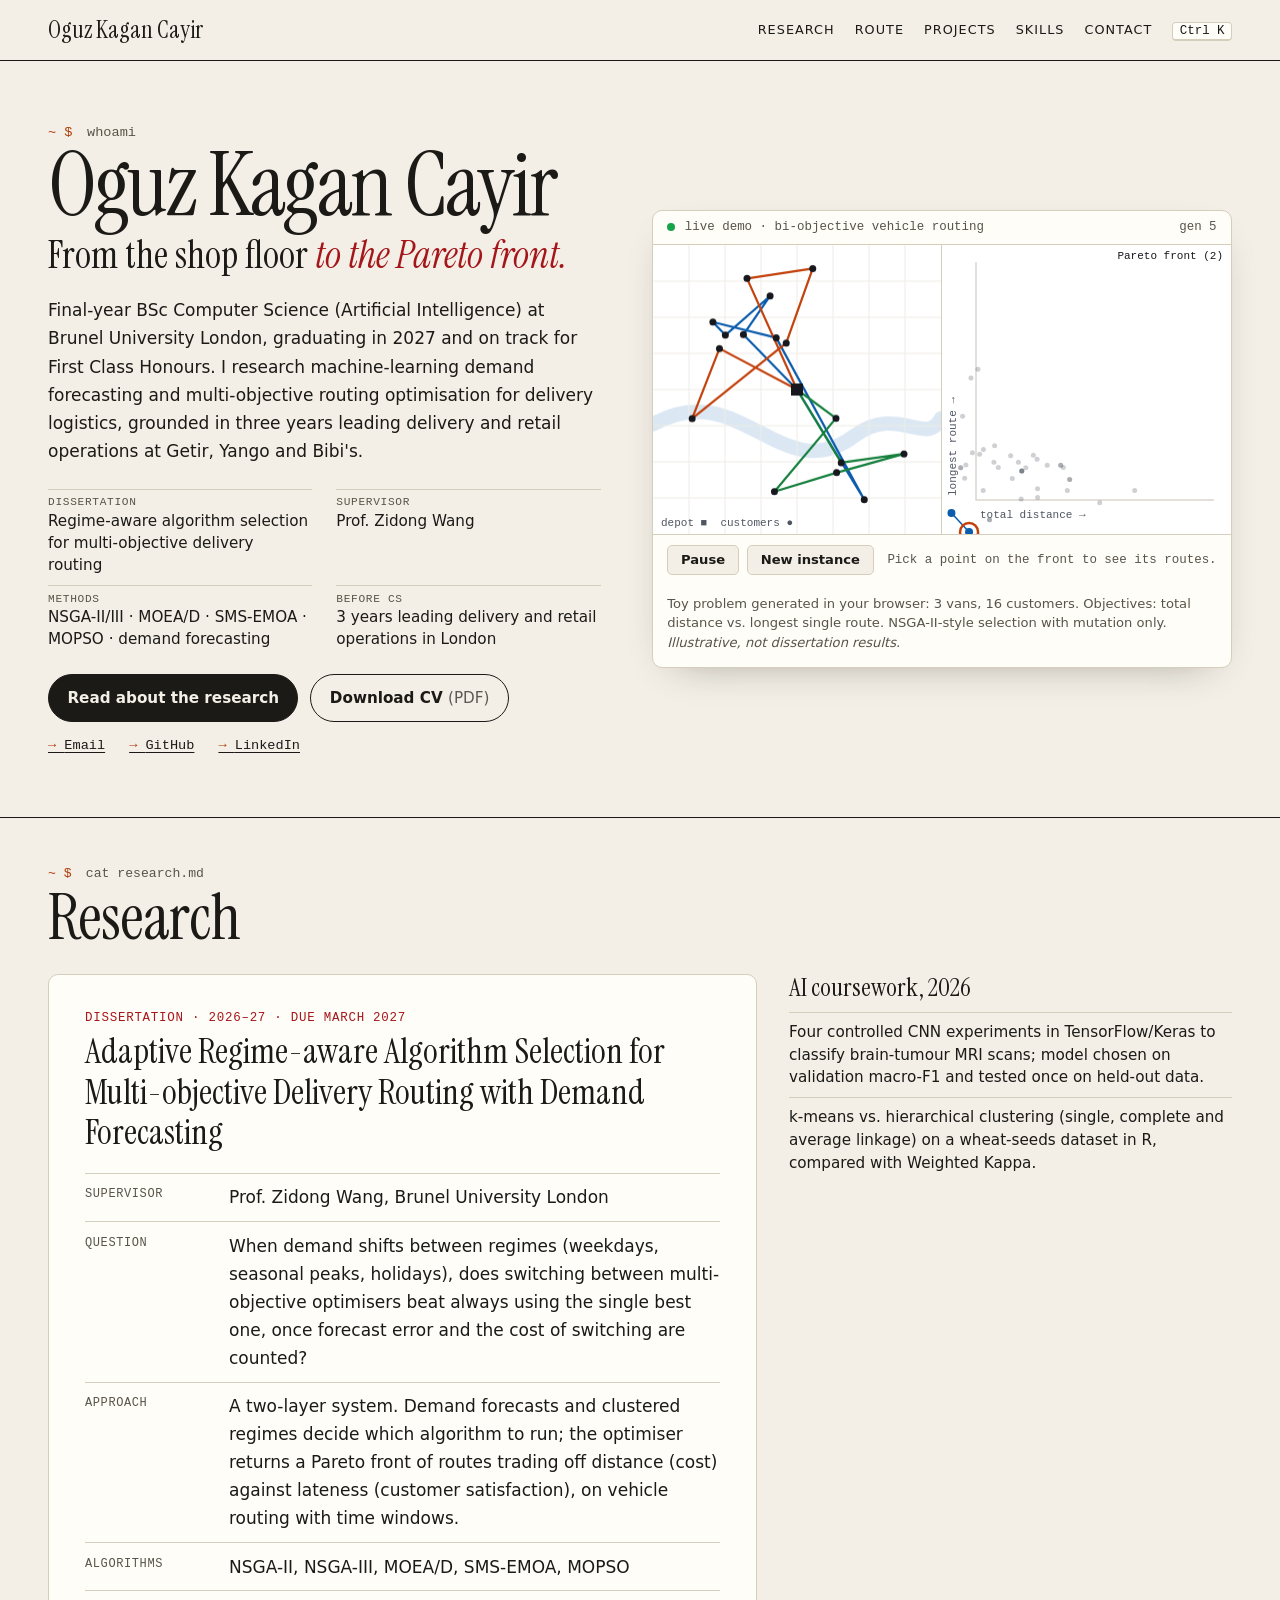
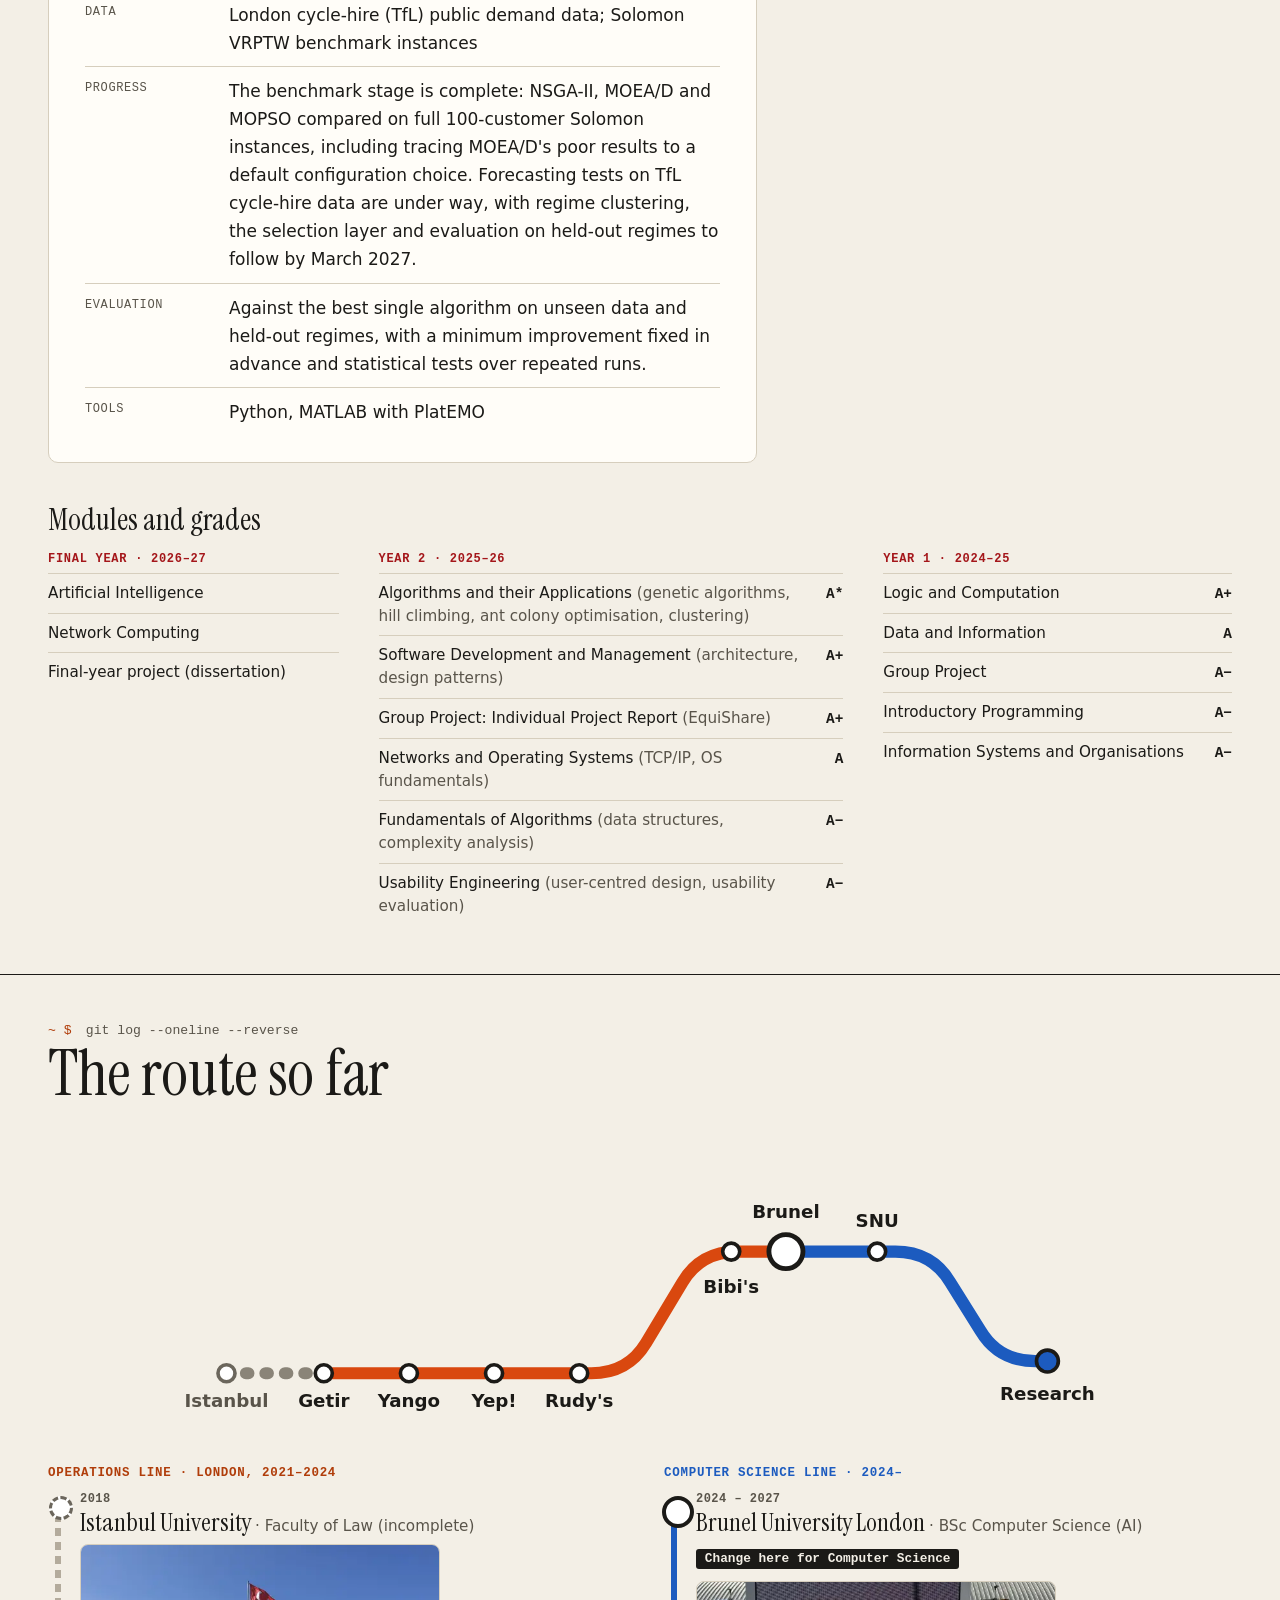
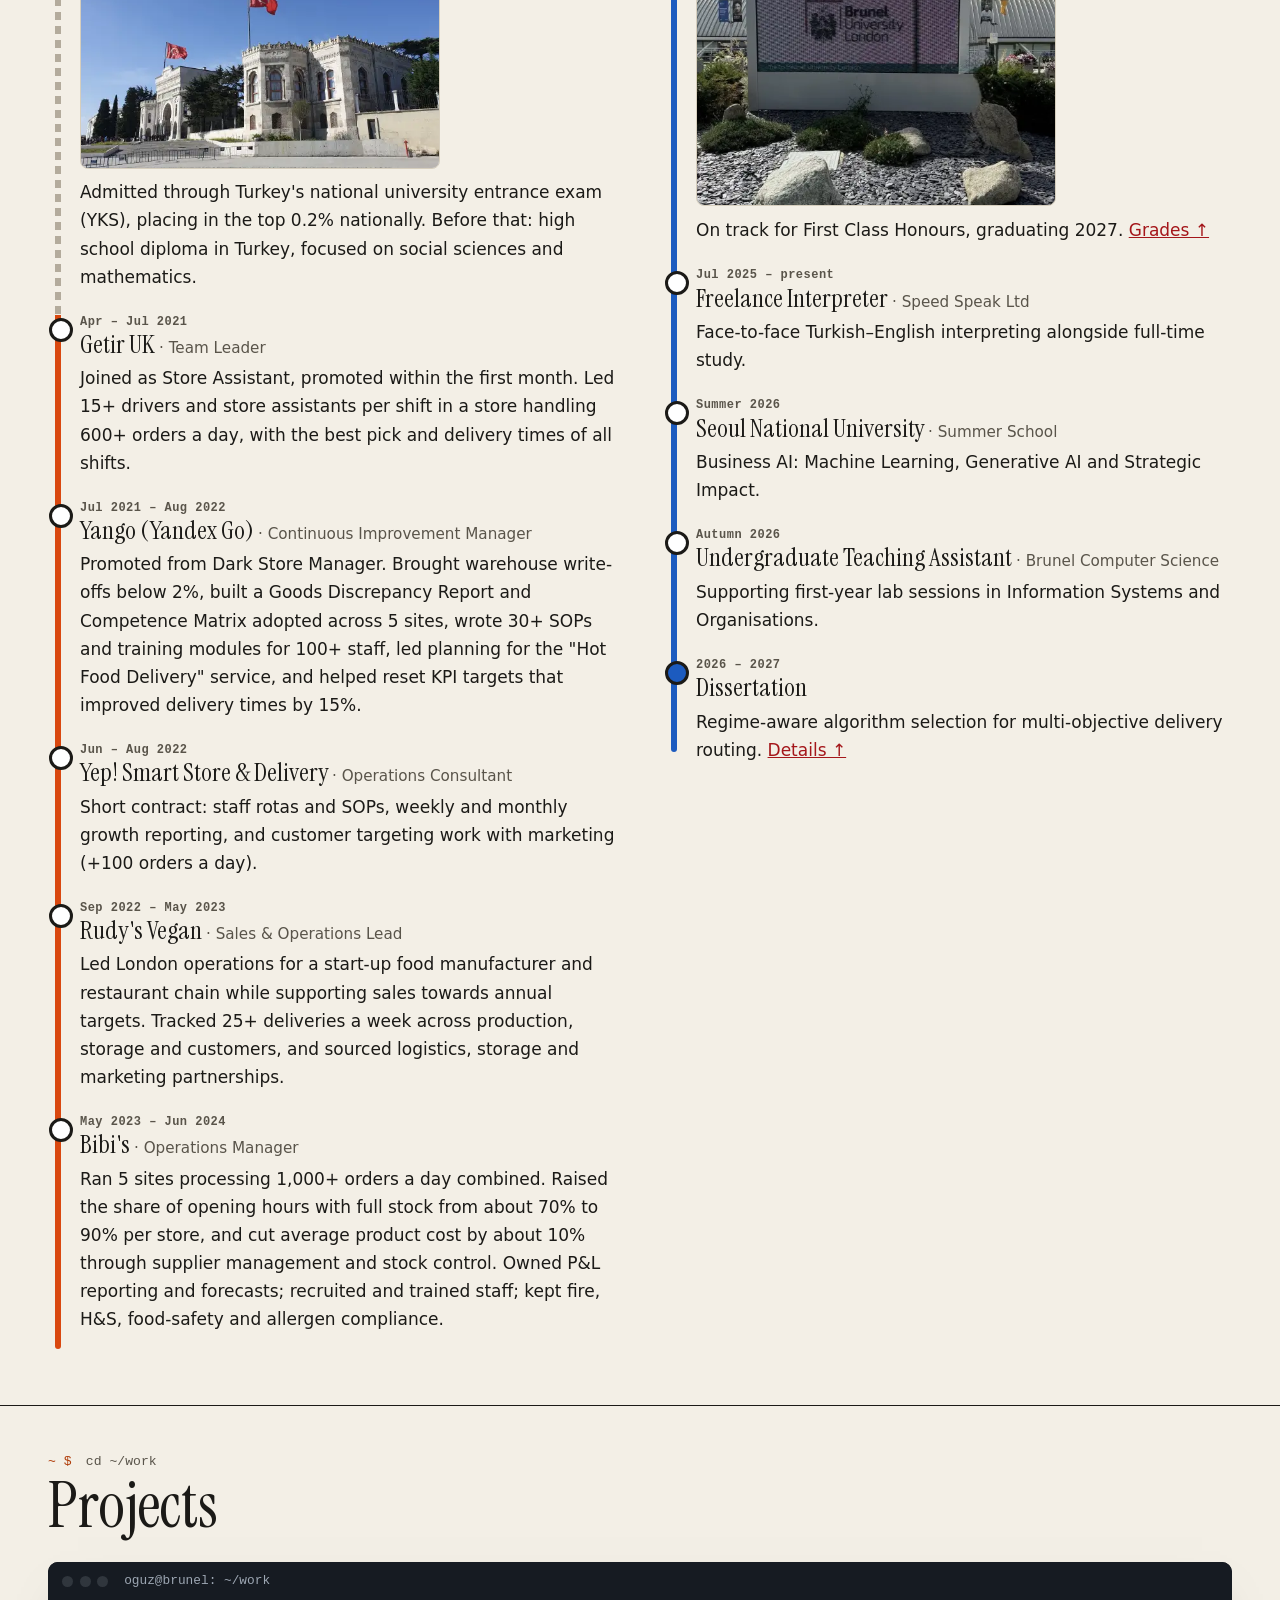
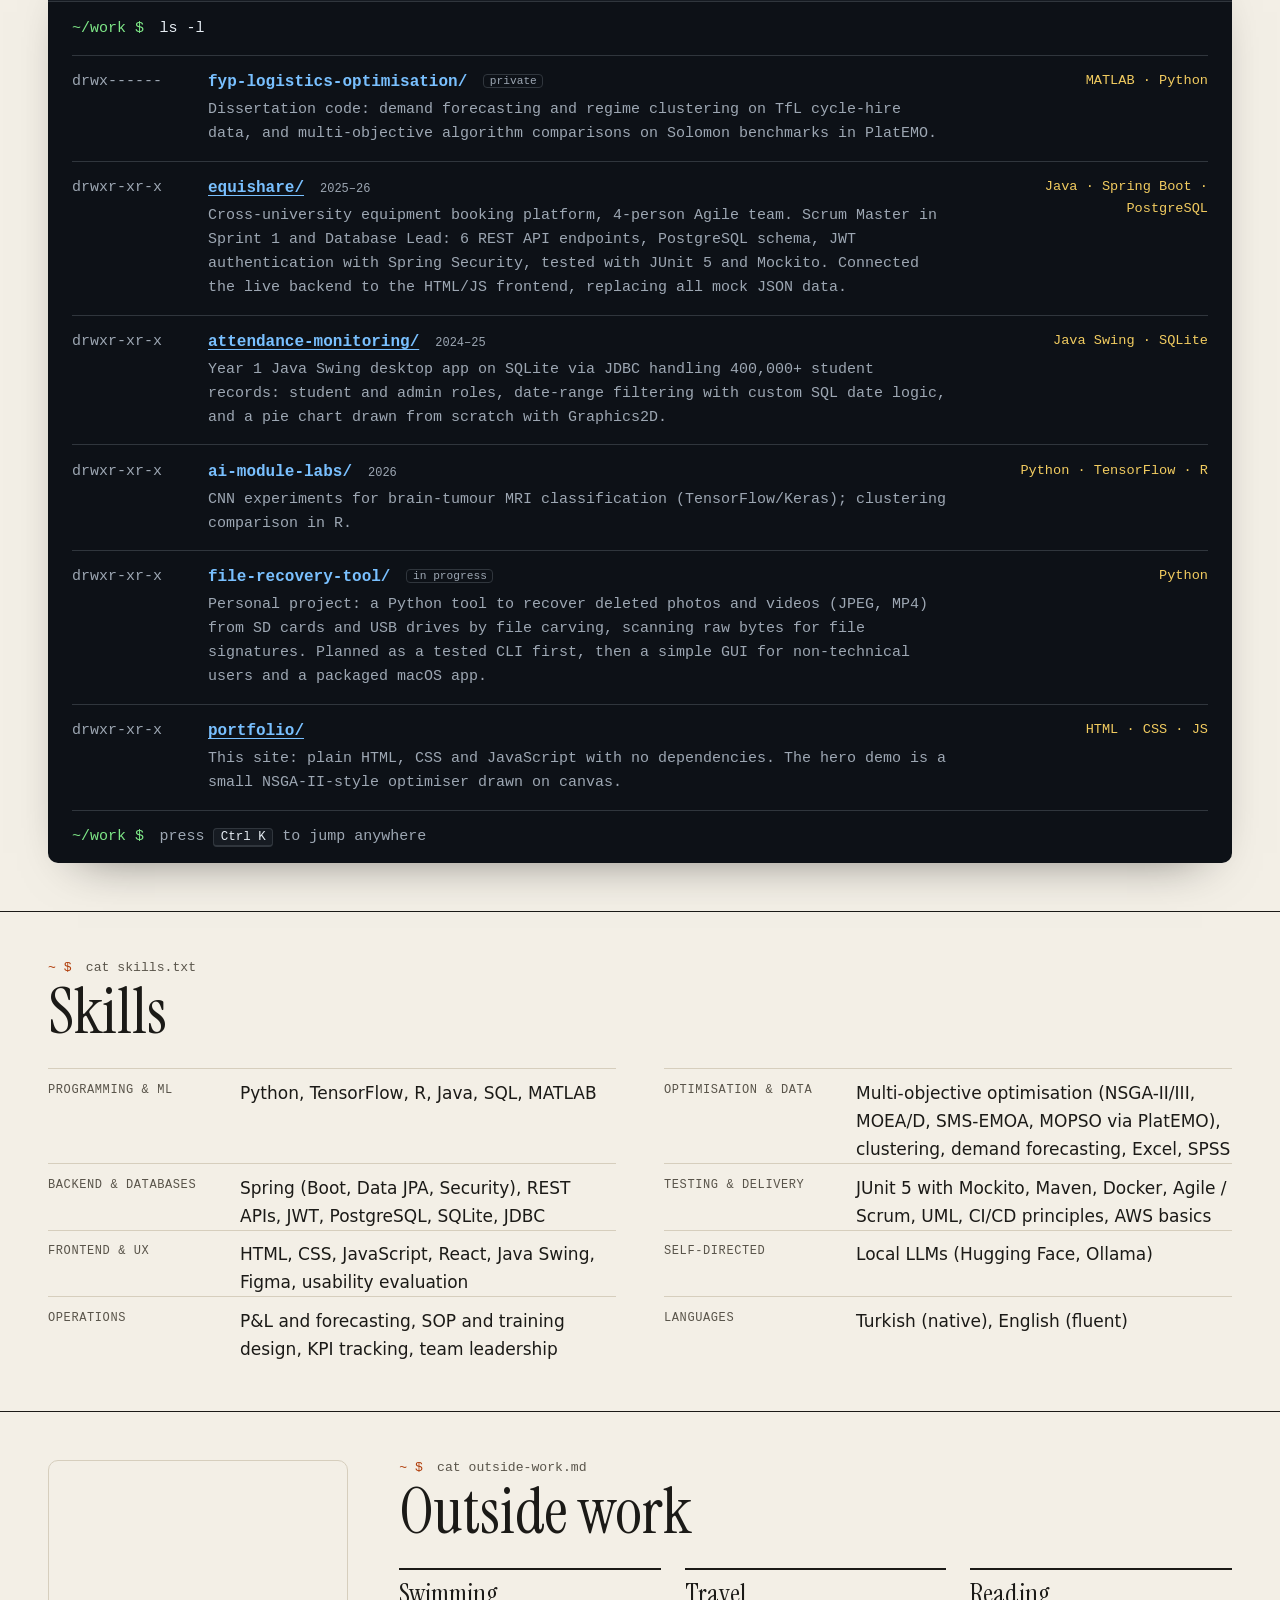
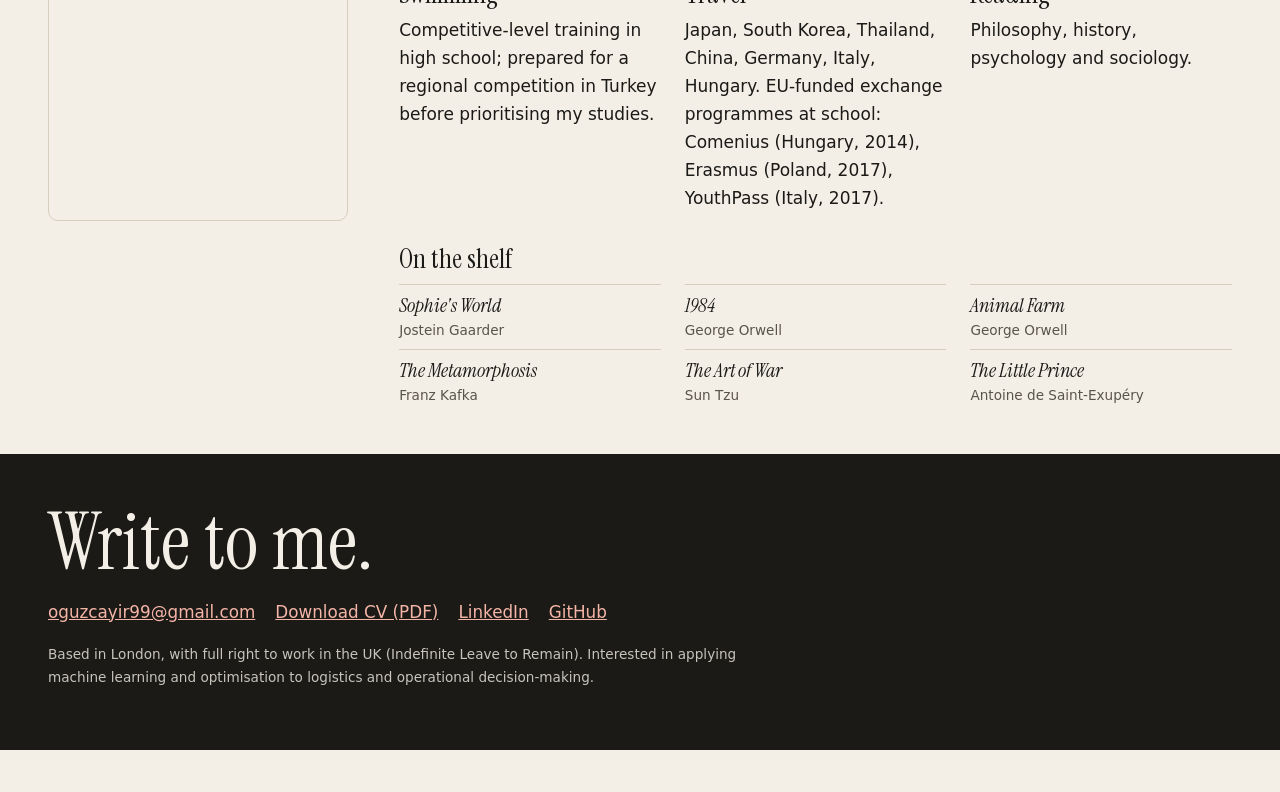
<file: MyPortfolioProject/index.html>
<!DOCTYPE html>
<html lang="en">
<head>
  <meta charset="UTF-8" />
  <title>Moved to oguzcayir.github.io</title>
  <meta name="robots" content="noindex" />
  <link rel="canonical" href="https://oguzcayir.github.io/" />
  <meta http-equiv="refresh" content="0; url=https://oguzcayir.github.io/" />
</head>
<body>
  <p>This site has moved to <a href="https://oguzcayir.github.io/">oguzcayir.github.io</a>.</p>
</body>
</html>
</file>
<file: style.css>
/* Instrument Serif (SIL Open Font License), self-hosted latin subset */
@font-face { font-family: "Instrument Serif"; font-style: normal; font-weight: 400; font-display: swap;
  src: url(fonts/instrument-serif-regular.woff2) format("woff2"); }
@font-face { font-family: "Instrument Serif"; font-style: italic; font-weight: 400; font-display: swap;
  src: url(fonts/instrument-serif-italic.woff2) format("woff2"); }
:root {
  --paper: #f3efe6;
  --card: #fffdf8;
  --ink: #1b1a17;
  --muted: #59544a;
  --rule: #d6cebd;
  --red: #a4161a;
  --ops: #d9480f;
  --ops-text: #b03d0a;
  --cs: #1c5bbf;
  --term-bg: #0d1117;
  --term-ink: #e6edf3;
  --term-dim: #9da7b3;
  --term-line: #30363d;
  --green: #7ee787;
  --amber: #f2cc60;
  --blue: #79c0ff;
  --serif: "Instrument Serif", "Iowan Old Style", Georgia, serif;
  --sans: system-ui, -apple-system, "Segoe UI", Roboto, sans-serif;
  --mono: ui-monospace, "SF Mono", Menlo, Consolas, monospace;
  --gutter: clamp(1rem, 4vw, 3rem);
}
* { box-sizing: border-box; }
html { scroll-behavior: smooth; }
@media (prefers-reduced-motion: reduce) { html { scroll-behavior: auto; } }
body { margin: 0; background: var(--paper); color: var(--ink); font: 17px/1.65 var(--sans); }
a { color: var(--red); }
:focus-visible { outline: 3px solid var(--cs); outline-offset: 3px; }
.skip { position: absolute; left: -999px; top: 0; background: var(--ink); color: var(--paper); padding: .5rem 1rem; }
.skip:focus { left: 1rem; z-index: 10; }
.sr { position: absolute; width: 1px; height: 1px; overflow: hidden; clip: rect(0 0 0 0); }
.ps1 { color: var(--ops-text); font-family: var(--mono); margin-right: .4rem; }
kbd { font: .78rem var(--mono); border: 1px solid var(--rule); border-bottom-width: 2px; border-radius: 4px; padding: .05rem .4rem; background: var(--card); color: var(--ink); }

/* header */
.top { display: flex; align-items: center; gap: 1.25rem; padding: .9rem var(--gutter); border-bottom: 1px solid var(--ink); }
.mark { font: 400 1.5rem var(--serif); color: var(--ink); text-decoration: none; margin-right: auto; }
.top nav { display: flex; gap: 1.25rem; font-size: .8rem; text-transform: uppercase; letter-spacing: .08em; }
.top nav a { color: var(--ink); text-decoration: none; }
.top nav a:hover { color: var(--red); }
.kbd-btn { background: none; border: 0; padding: 0; cursor: pointer; }

/* hero */
.hero { display: grid; grid-template-columns: 1fr 1.05fr; gap: clamp(1.5rem, 4vw, 3.5rem); align-items: center; max-width: 1360px; margin: 0 auto; padding: clamp(1.5rem, 5vw, 4rem) var(--gutter); }
.prompt-line { font: .85rem var(--mono); color: var(--muted); margin: 0 0 .25rem; }
h1 { font: 400 clamp(3.4rem, 8vw, 6.8rem)/.92 var(--serif); letter-spacing: -.02em; margin: 0; }
.tagline { font: 400 clamp(1.6rem, 3vw, 2.5rem)/1.1 var(--serif); margin: .5rem 0 1.25rem; }
.tagline em { color: var(--red); }
.lede { max-width: 36rem; margin: 0; }
.facts { list-style: none; padding: 0; margin: 1.5rem 0; display: grid; grid-template-columns: 1fr 1fr; gap: .6rem 1.5rem; }
.facts li { border-top: 1px solid var(--rule); padding-top: .4rem; font-size: .95rem; line-height: 1.45; }
.facts span { display: block; font: .7rem var(--mono); text-transform: uppercase; letter-spacing: .06em; color: var(--muted); margin-bottom: .1rem; }
.cta { display: flex; flex-wrap: wrap; gap: .75rem; }
.btn { display: inline-block; padding: .65rem 1.15rem; border: 1px solid var(--ink); border-radius: 999px; color: var(--ink); text-decoration: none; font-weight: 600; font-size: .95rem; }
.btn.primary { background: var(--ink); color: var(--paper); }

/* live demo (same markup as concept A) */
.lab { margin: 0; background: var(--card); border: 1px solid var(--rule); border-radius: 10px; overflow: hidden; box-shadow: 0 14px 40px -24px rgba(27,26,23,.45); }
.lab-head { display: flex; gap: .6rem; align-items: center; padding: .6rem .9rem; border-bottom: 1px solid var(--rule); font: .78rem var(--mono); color: var(--muted); }
.dot { width: 8px; height: 8px; border-radius: 50%; background: #16a34a; }
.gen { margin-left: auto; }
.panes { display: grid; grid-template-columns: 1fr 1fr; background: #fff; }
.panes canvas { width: 100%; aspect-ratio: 1 / 1; display: block; }
#map { border-right: 1px solid var(--rule); }
#front { cursor: crosshair; }
.lab-controls { display: flex; flex-wrap: wrap; align-items: center; gap: .5rem; padding: .6rem .9rem; border-top: 1px solid var(--rule); }
.lab-controls button { font: 600 .82rem var(--sans); padding: .4rem .8rem; border: 1px solid var(--rule); background: var(--paper); border-radius: 5px; cursor: pointer; color: var(--ink); }
#readout { margin: 0 0 0 auto; font: .78rem var(--mono); color: var(--muted); }
figcaption { padding: .6rem .9rem .9rem; font-size: .82rem; color: var(--muted); line-height: 1.5; }

/* shared section frame */
.block { max-width: 1360px; margin: 0 auto; padding: 3rem var(--gutter); border-top: 1px solid var(--ink); }
.label { font: .82rem var(--mono); color: var(--muted); margin: 0; }
h2 { font: 400 clamp(2.4rem, 5vw, 4rem)/1 var(--serif); margin: .3rem 0 1.5rem; }

/* research */
.paper { background: var(--card); border: 1px solid var(--rule); border-radius: 10px; padding: clamp(1.25rem, 3vw, 2.25rem); max-width: 60rem; }
.kicker { font: .78rem var(--mono); text-transform: uppercase; letter-spacing: .06em; color: var(--red); margin: 0; }
.paper h3 { font: 400 clamp(1.5rem, 2.8vw, 2.2rem)/1.15 var(--serif); margin: .4rem 0 1.25rem; }
dl { display: grid; gap: .6rem; margin: 0; }
dl div { display: grid; grid-template-columns: 8rem 1fr; gap: 1rem; border-top: 1px solid var(--rule); padding-top: .6rem; }
dt { font: .75rem var(--mono); text-transform: uppercase; letter-spacing: .05em; color: var(--muted); padding-top: .25rem; }
dd { margin: 0; }
.links { margin: 1.25rem 0 0; }

/* route map */
.route-map { width: 100%; max-width: 900px; height: auto; display: block; margin: 0 auto 2rem; overflow: visible; }
.ln { fill: none; stroke-width: 10; stroke-linecap: round; stroke-linejoin: round; }
.ln.ops { stroke: var(--ops); }
.ln.cs { stroke: var(--cs); }
.ln.next { stroke: var(--cs); stroke-dasharray: 2 14; }
.stn circle, .stn rect { fill: #fff; stroke: var(--ink); stroke-width: 3; }
.stn rect { stroke-width: 4; }
.stn.nx circle { stroke-dasharray: 4 3; stroke: var(--muted); }
.stn text { font: 700 15px var(--sans); text-anchor: middle; fill: var(--ink); }

.lines { display: grid; grid-template-columns: 1fr 1fr; gap: 2rem 3rem; }
.line-name { font: .78rem var(--mono); text-transform: uppercase; letter-spacing: .06em; margin: 0 0 .75rem; font-weight: 700; }
.line.ops .line-name { color: var(--ops-text); }
.line.cs .line-name { color: var(--cs); }
.line ol { list-style: none; margin: 0; padding: 0 0 0 2rem; position: relative; }
.line ol::before { content: ""; position: absolute; left: 7px; top: .5rem; bottom: .5rem; width: 6px; border-radius: 3px; }
.line.ops ol::before { background: var(--ops); }
.line.cs ol::before { background: linear-gradient(var(--cs) 85%, transparent); }
.line li { position: relative; padding-bottom: 1.5rem; }
.line li::before { content: ""; position: absolute; left: calc(-2rem + 1px); top: .2rem; width: 18px; height: 18px; border-radius: 50%; background: #fff; border: 3px solid var(--ink); }
.line li.interchange::before { width: 24px; height: 24px; left: calc(-2rem - 2px); border-width: 4px; }
.line li.next::before { border-style: dashed; border-color: var(--muted); }
.when { margin: 0; font: 700 .75rem var(--mono); letter-spacing: .04em; color: var(--muted); }
.line h3 { margin: .1rem 0 .3rem; font: 400 1.6rem/1.15 var(--serif); }
.line h3 span { font: .95rem var(--sans); color: var(--muted); }
.line li > p:last-child { margin: 0; }
.change { display: inline-block; background: var(--ink); color: var(--paper); font: 700 .8rem var(--mono); padding: .15rem .55rem; border-radius: 3px; margin: .1rem 0 .4rem; }

/* terminal work panel */
.term { background: var(--term-bg); color: var(--term-ink); border-radius: 10px; font: 15px/1.6 var(--mono); overflow: hidden; box-shadow: 0 20px 50px -30px rgba(0,0,0,.6); }
.term .ps1 { color: var(--green); }
.term a { color: var(--blue); }
.term-bar { display: flex; align-items: center; gap: .4rem; padding: .6rem .9rem; background: #161b22; border-bottom: 1px solid var(--term-line); color: var(--term-dim); font-size: .8rem; }
.term-bar i { width: 11px; height: 11px; border-radius: 50%; background: #30363d; }
.term-bar span { margin-left: .6rem; }
.term-cmd { margin: 0; padding: .9rem clamp(1rem, 3vw, 1.5rem); color: var(--term-ink); }
.term .dim { color: var(--term-dim); }
.term kbd { background: #161b22; color: var(--term-ink); border-color: var(--term-line); }
.cursor { display: inline-block; width: .55em; height: 1.1em; background: var(--green); vertical-align: text-bottom; margin-left: .3rem; animation: blink 1.1s steps(1) infinite; }
@keyframes blink { 50% { opacity: 0; } }
@media (prefers-reduced-motion: reduce) { .cursor { animation: none; } }
.rows { list-style: none; margin: 0; padding: 0 clamp(1rem, 3vw, 1.5rem); }
.rows li { display: grid; grid-template-columns: 7.5rem 1fr 15rem; gap: 1rem; padding: .9rem 0; border-top: 1px solid var(--term-line); }
.rows li:last-child { border-bottom: 1px solid var(--term-line); }
.perm { color: var(--term-dim); }
.rows h3 { margin: 0; font-size: 1rem; color: var(--blue); }
.rows p { margin: .15rem 0 0; color: var(--term-dim); }
.lang { color: var(--amber); font-size: .85rem; text-align: right; }

/* footer */
footer { background: var(--ink); color: var(--paper); padding: 3rem var(--gutter); }
footer a { color: #f4b4a6; }
.sign { font: 400 clamp(2.6rem, 7vw, 5rem)/1 var(--serif); margin: 0 0 1rem; }
.contact-links { display: flex; flex-wrap: wrap; gap: 1.25rem; font-size: 1.05rem; }
.small { font-size: .85rem; opacity: .8; max-width: 44rem; }

/* palette */
dialog { width: min(560px, calc(100vw - 2rem)); margin-top: 12vh; padding: 0; background: var(--term-bg); color: var(--term-ink); border: 1px solid var(--term-line); border-radius: 10px; font-family: var(--mono); box-shadow: 0 30px 80px rgba(0,0,0,.5); }
dialog::backdrop { background: rgba(27,26,23,.55); }
#pal-input { width: 100%; font: 1rem var(--mono); padding: .9rem 1rem; background: transparent; color: var(--term-ink); border: 0; border-bottom: 1px solid var(--term-line); outline: none; }
#pal-list { list-style: none; margin: 0; padding: .4rem; max-height: 50vh; overflow: auto; }
#pal-list li { padding: .5rem .7rem; border-radius: 6px; cursor: pointer; display: flex; justify-content: space-between; gap: 1rem; }
#pal-list li[aria-selected="true"] { background: #1f6feb33; outline: 1px solid #1f6feb; }
#pal-list .hint { color: var(--term-dim); font-size: .85em; }
.pal-foot { margin: 0; padding: .5rem 1rem; border-top: 1px solid var(--term-line); font-size: .8rem; color: var(--term-dim); }

@media (max-width: 960px) {
  .hero { grid-template-columns: 1fr; }
  .lines { grid-template-columns: 1fr; }
}
@media (max-width: 720px) {
  .top { flex-wrap: wrap; row-gap: .5rem; }
  .top nav { order: 3; width: 100%; gap: 1rem; font-size: .75rem; }
  .facts { grid-template-columns: 1fr; }
  dl div { grid-template-columns: 1fr; gap: .1rem; }
  .rows li { grid-template-columns: 1fr; gap: .2rem; }
  .perm { display: none; }
  .lang { text-align: left; }
  .stn text { font-size: 21px; }
  #readout { margin-left: 0; width: 100%; }
}
@media (max-width: 520px) {
  .panes { grid-template-columns: 1fr; }
  #map { border-right: 0; border-bottom: 1px solid var(--rule); }
}

/* ---- additions for the full-content version ---- */
.id { display: flex; align-items: center; gap: clamp(.9rem, 2vw, 1.4rem); }
.avatar { width: clamp(76px, 9vw, 112px); height: auto; aspect-ratio: 200 / 241; object-fit: cover; border-radius: 10px; border: 1px solid var(--rule); flex: none; }
h1 { font-size: clamp(2.8rem, 6.4vw, 5.6rem); }
.btn.ghost { border-color: transparent; text-decoration: underline; text-underline-offset: 3px; }

.research-grid { display: grid; grid-template-columns: minmax(0, 1.6fr) minmax(0, 1fr); gap: 2rem; align-items: start; }
.paper { max-width: none; }
.side h3 { font: 400 1.6rem/1.1 var(--serif); margin: 0 0 .6rem; }
.side h3 + ul + h3 { margin-top: 1.5rem; }
.ticks { list-style: none; margin: 0; padding: 0; }
.ticks li { border-top: 1px solid var(--rule); padding: .5rem 0; font-size: .95rem; line-height: 1.5; }
.ticks span { color: var(--muted); }

.ln.origin { stroke: #8a8478; stroke-dasharray: 2 14; }
.stn.grey circle { stroke: #6b665c; }
.stn.grey text { fill: var(--muted); }
.line li.origin::before { border-color: #6b665c; border-style: dashed; }
.line li.origin::after { content: ""; position: absolute; left: calc(7px - 2rem); top: .5rem; bottom: 0; width: 6px; background: repeating-linear-gradient(#b3ab9c 0 8px, var(--paper) 8px 14px); }
.line li::before { z-index: 1; }
.stop-img { display: block; width: 100%; max-width: 360px; height: auto; aspect-ratio: 8 / 5; object-fit: cover; border-radius: 8px; margin: .4rem 0 .6rem; border: 1px solid var(--rule); }

.rows h3 a { color: var(--blue); text-underline-offset: 3px; }
.tag { font-size: .7rem; font-weight: 400; color: var(--term-dim); border: 1px solid var(--term-line); border-radius: 4px; padding: 0 .35rem; margin-left: .4rem; vertical-align: middle; }

.skills { display: grid; grid-template-columns: repeat(2, minmax(0, 1fr)); gap: 0 3rem; }
.skills div { grid-template-columns: 11rem 1fr; }

.beyond { display: grid; grid-template-columns: minmax(0, 300px) 1fr; gap: clamp(1.5rem, 4vw, 3.5rem); align-items: start; }
.portrait { width: 100%; height: auto; border-radius: 10px; border: 1px solid var(--rule); }
.trio { display: grid; grid-template-columns: repeat(3, minmax(0, 1fr)); gap: 1.5rem; }
.trio h3 { font: 400 1.7rem/1.1 var(--serif); margin: 0 0 .4rem; padding-top: .6rem; border-top: 2px solid var(--ink); }
.trio p { margin: 0; }

@media (max-width: 960px) {
  .research-grid, .skills, .beyond, .trio { grid-template-columns: 1fr; }
  .portrait { max-width: 300px; }
}
@media (max-width: 720px) {
  .skills div { grid-template-columns: 1fr; }
  .id { align-items: flex-end; }
}

/* ---- final-version additions ---- */
h1 { font-size: clamp(3rem, 7vw, 6.2rem); }
.modules { margin-top: 2.5rem; }
.modules > h3 { font: 400 1.9rem/1.1 var(--serif); margin: 0 0 1rem; }
.years { display: grid; grid-template-columns: 1fr 1.6fr 1.2fr; gap: 1.5rem 2.5rem; }
.yr { font: 700 .75rem var(--mono); text-transform: uppercase; letter-spacing: .06em; color: var(--red); margin: 0 0 .4rem; }
.grades li { display: flex; justify-content: space-between; gap: 1rem; }
.grades b { font: 700 .9rem var(--mono); }
.yr-tag { font: .75rem var(--mono); color: var(--term-dim); font-weight: 400; margin-left: .4rem; }
.stn.end circle { fill: var(--cs); }
.line li.end::before { background: var(--cs); }
.line.cs ol::before { background: var(--cs); bottom: 2.2rem; }
.shelf { margin-top: 2rem; }
.shelf h3 { font: 400 1.7rem/1.1 var(--serif); margin: 0 0 .6rem; }
.shelf ul { list-style: none; margin: 0; padding: 0; display: grid; grid-template-columns: repeat(3, minmax(0, 1fr)); gap: .5rem 1.5rem; }
.shelf li { border-top: 1px solid var(--rule); padding-top: .45rem; line-height: 1.35; }
.shelf cite { font: italic 400 1.25rem var(--serif); display: block; }
.shelf span { font-size: .85rem; color: var(--muted); }
@media (max-width: 960px) {
  .years { grid-template-columns: 1fr; }
  .shelf ul { grid-template-columns: 1fr 1fr; }
}

.btn .fmt { font-weight: 400; opacity: .7; }
.quick-links { display: flex; flex-wrap: wrap; gap: .4rem 1.5rem; margin: 1rem 0 0; font: .85rem var(--mono); }
.quick-links a { color: var(--ink); text-underline-offset: 3px; }
.quick-links a::before { content: "→ "; color: var(--ops-text); }
.grades li { align-items: baseline; }
.grades li > .m { flex: 1; }
.grades .m span { color: var(--muted); }
.grades li b { flex: none; }
.grade-note { font-size: .8rem; color: var(--muted); margin: .8rem 0 0; line-height: 1.45; }
.ticks .m { color: var(--ink); }
</file>
<file: legacy/style.css>
html {
  scroll-behavior: smooth;
}

body {
  font-family: 'Poppins', sans-serif;
  margin: 0;
  padding: 0;
  background-color: #F6F3EF;
  /* Soft white */
  color: #2E2E2E;
  /* brown text */
}

/* Container setup */
.container {
  max-width: 1000px;
  margin: 0 auto;
  padding: 2rem;
  display: flex;
  flex-direction: column;
  gap: 2rem;
}

/* Card styling */
.card {
  background-color: #FFFFFF;
  border-radius: 12px;
  padding: 2rem;
  box-shadow: 0 4px 12px rgba(0, 0, 0, 0.08);
  transition: transform 0.3s ease, box-shadow 0.3s ease;
}

.card:hover {
  transform: translateY(-5px);
  box-shadow: 0 8px 18px rgba(0, 0, 0, 0.12);
}

header {
  background-color: #4B2E2B;
  /* Deep espresso */
  color: #FAF6F1;
  /* Soft warm white */
  padding: 2rem;
  text-align: center;
}

main {
  padding: 1rem 2rem;
}

section {
  margin: 2rem;
  padding: 1rem;
  background-color: #FFFFFF;
  border-radius: 5px;
  box-shadow: 0 2px 4px rgba(75, 46, 43, 0.15);
  /* Slight espresso tone */
}

a {
  color: #D4A373;
  /* Muted amber/gold accent */
  text-decoration: none;
  transition: color 0.2s;
}

a:hover {
  text-decoration: underline;
  color: #A68A64;
  /* Warm beige on hover */
}

h2 {
  color: #B28850;
  margin-bottom: 1rem;
}

h3 {
  color: #4B2E2B;
  margin-top: 1.5rem;
  margin-bottom: 0.25rem;
}

ul {
  list-style-type: square;
  padding: 1.5rem;
}

/* Responsive layout */
@media (max-width: 768px) {
  .container {
    padding: 1rem;
  }
  .about-content {
    flex-direction: column;
    text-align: center;
  }

  .card {
    padding: 1.5rem;
  }
}

#about {
  display: flex;
  align-items: center;
  justify-content: space-between;
  gap: 2rem;
  margin: 2rem;
  padding: 2rem;
  background-color: #ffffff;
  border-radius: 8px;
}

.about-photo img {
  width: 180px;
  border-radius: 50%;
  filter: grayscale(100%);
  transition: filter 0.4s ease, transform 0.3s ease;
  box-shadow: 0 4px 8px rgba(0, 0, 0, 0.15);
}

.about-photo img:hover {
  filter: grayscale(0%);
  transform: scale(1.05);
}

#contact {
  display: flex;
  align-items: center;
  justify-content: space-between;
  gap: 2rem;
  margin: 2rem;
  padding: 2rem;
  background-color: #ffffff;
  border-radius: 8px;
}

.contact-photo img {
  width: 250px;
  border-radius: 10px;
  filter: grayscale(100%);
  transition: filter 0.4s ease, transform 0.3s ease;
  box-shadow: 0 4px 8px rgba(0, 0, 0, 0.15);
}

.contact-photo img:hover {
  filter: grayscale(0%);
  transform: scale(1.03);
}

#education {
  display: flex;
  align-items: center;
  justify-content: space-between;
  gap: 2rem;
  margin: 2rem;
  padding: 2rem;
  background-color: #ffffff;
  border-radius: 8px;
}

.education-photo img {
  width: 250px;
  border-radius: 10px;
  filter: grayscale(100%);
  transition: filter 0.4s ease, transform 0.3s ease;
  box-shadow: 0 4px 8px rgba(0, 0, 0, 0.15);
}

.education-photo img:hover {
  filter: grayscale(0%);
  transform: scale(1.03);
}

/* Animation for the intro text */
.hidden {
  opacity: 0;
  transform: translateY(30px);
  transition: opacity 0.6s ease-out, transform 0.6s ease-out;
}

.fade-in {
  opacity: 1;
  transform: translateY(0);
}

/* Sticky Navigation Bar */
nav {
  background-color: #F6F3EF;
  padding: 1rem 2rem;
  position: sticky;
  top: 0;
  z-index: 1000;
  box-shadow: 0 2px 4px rgba(0, 0, 0, 0.05);
}

.navbar {
  display: flex;
  justify-content: center;
  gap: 2rem;
  list-style: none;
  margin: 0;
  padding: 0;
}

.navbar a {
  color: #333;
  font-weight: 500;
  transition: color 0.3s;
}

.navbar a.active {
  color: #B28850;
  border-bottom: 2px solid #B28850;
}
</file>
